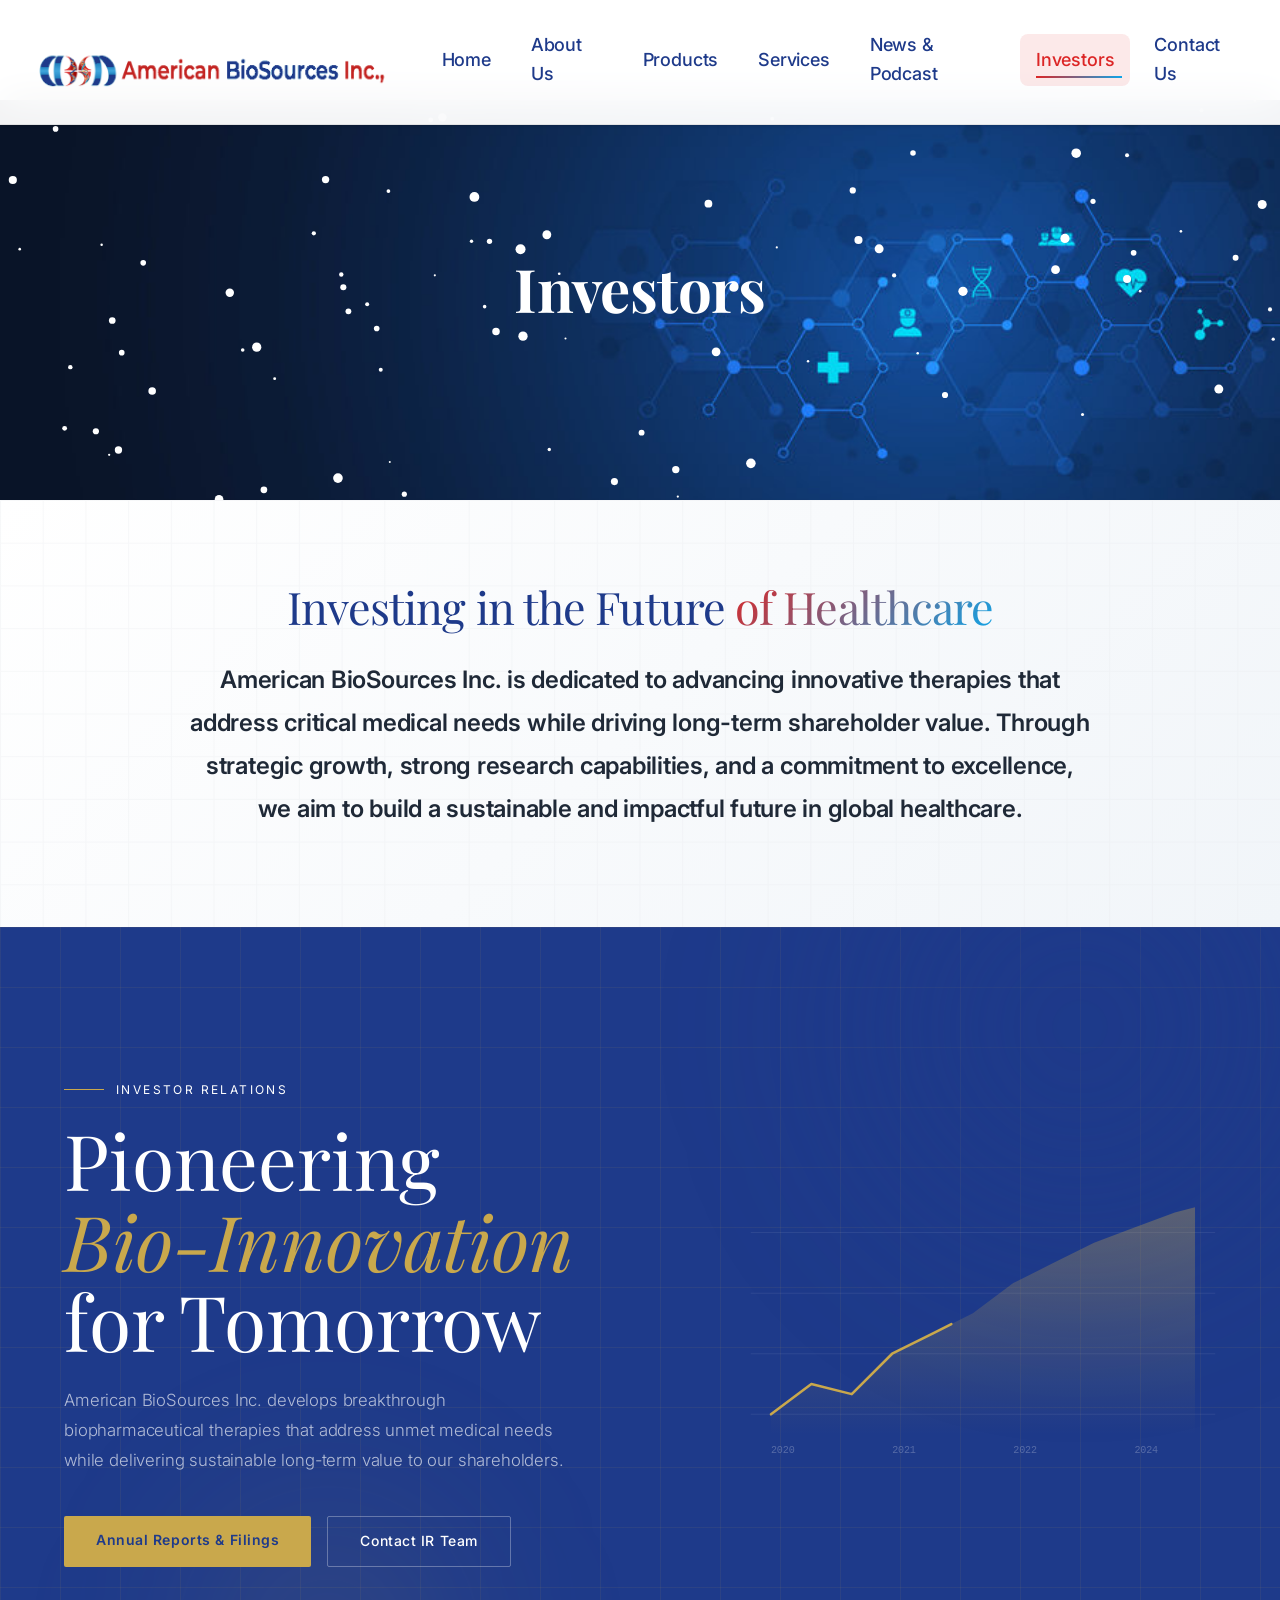
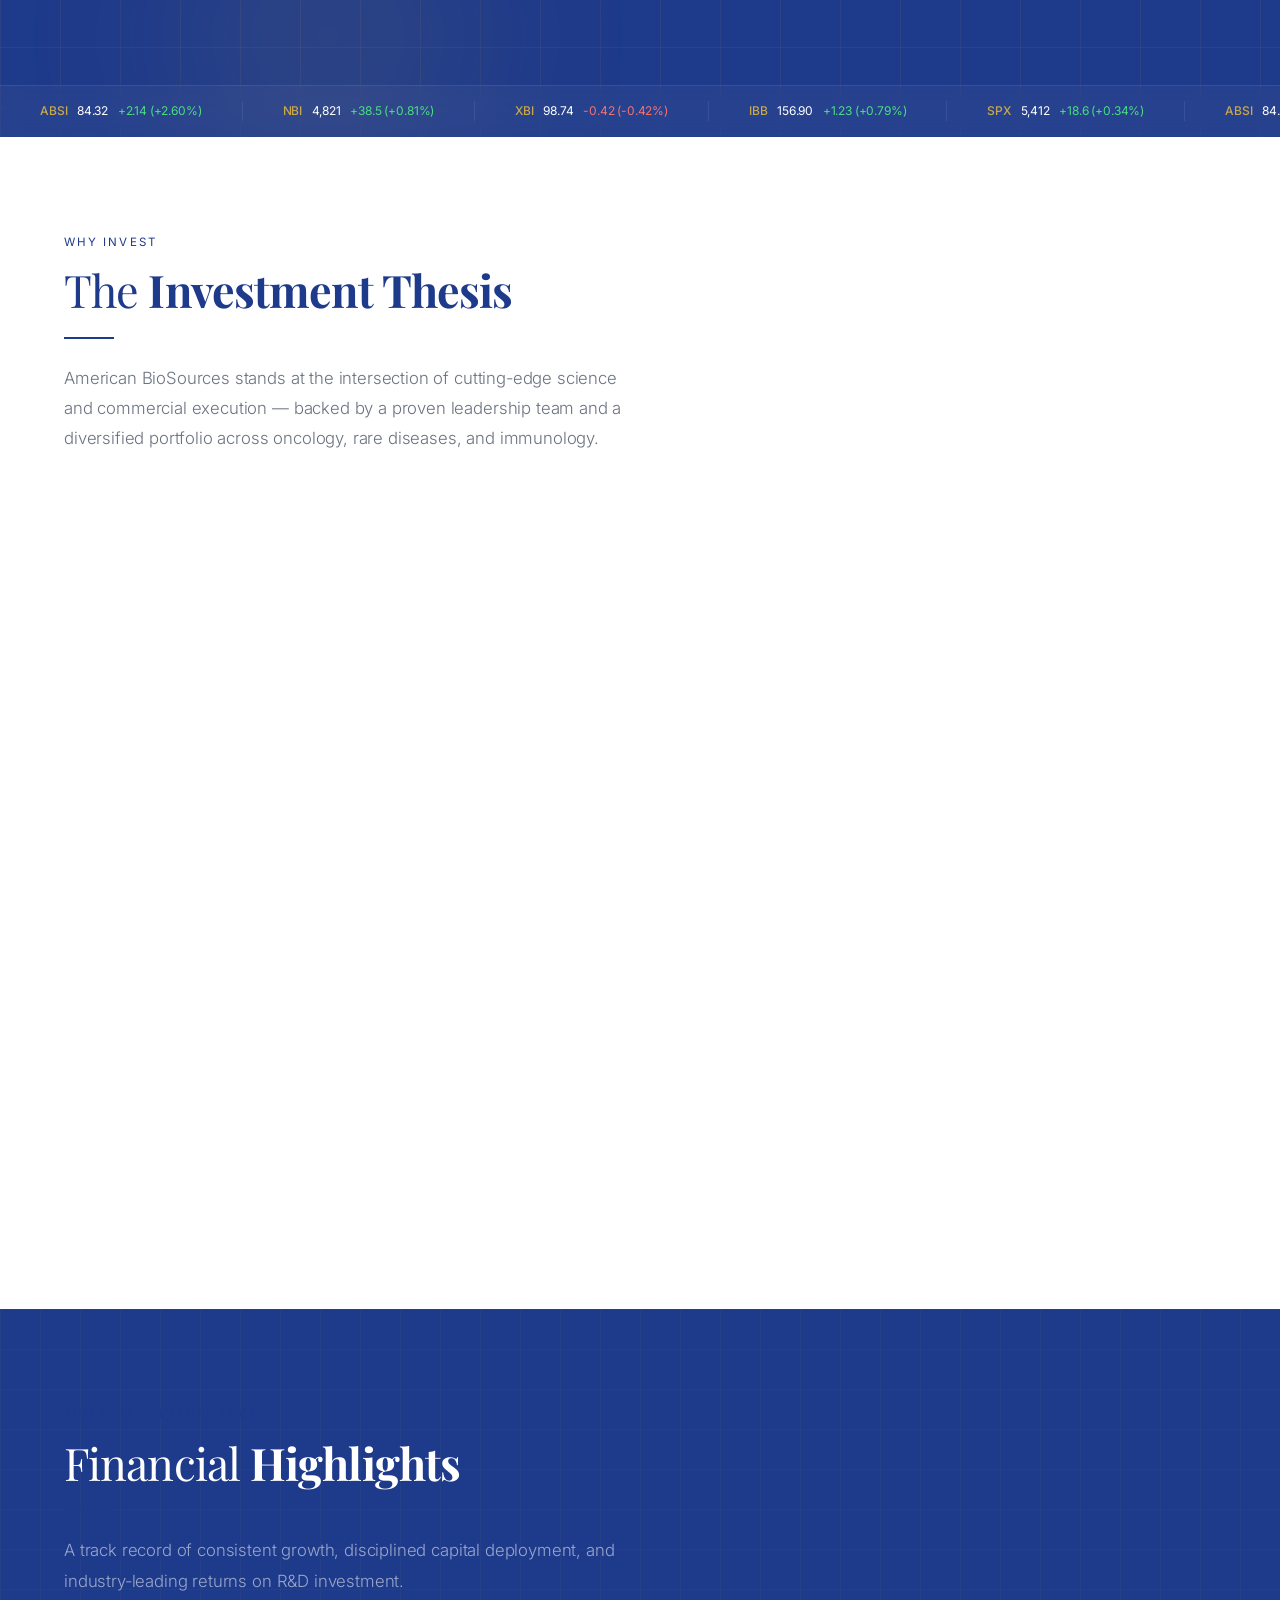
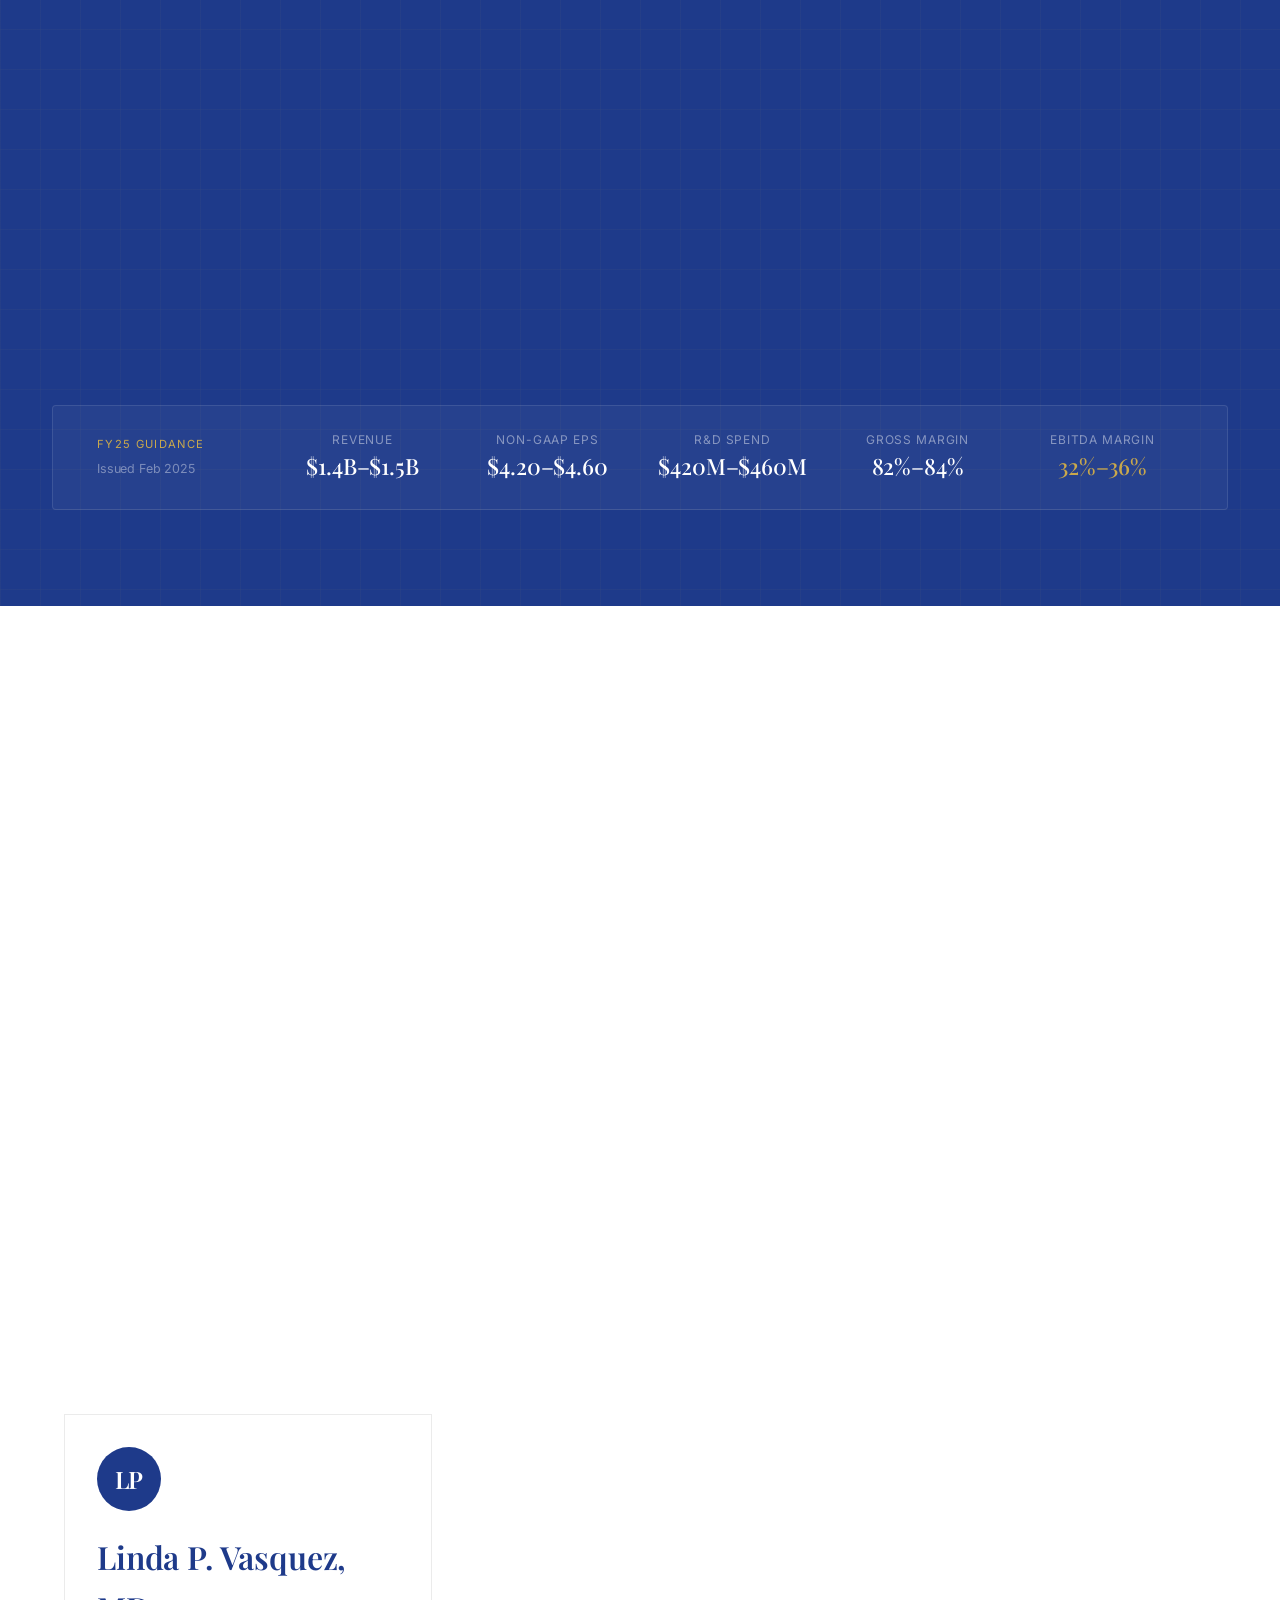
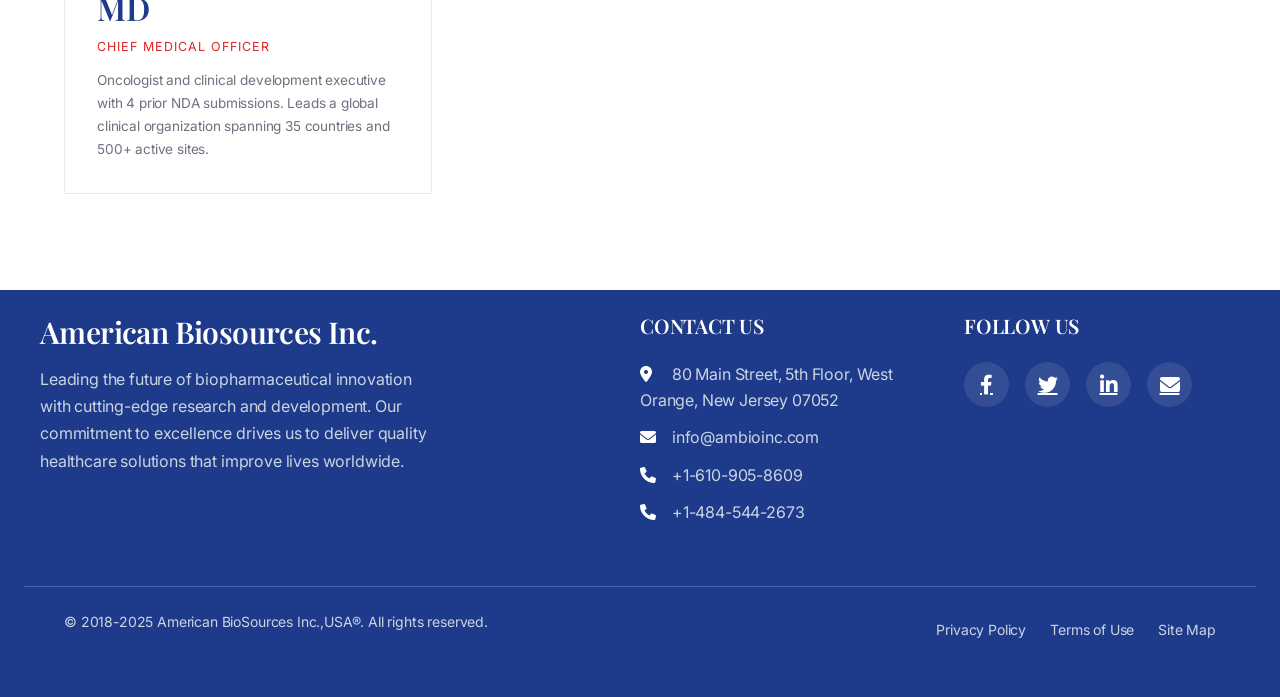
<file: investors.html>
<!DOCTYPE html>
<html lang="en">
<head>
  <meta charset="UTF-8">
  <meta name="viewport" content="width=device-width, initial-scale=1.0">
  <title>American Biosources Inc. - Investors</title>

  <!-- Google Fonts -->
  <link href="https://fonts.googleapis.com/css2?family=Inter:wght@300;400;500;600;700&family=Playfair+Display:wght@400;500;600;700&display=swap" rel="stylesheet">

  <!-- Bootstrap (ONLY ONCE) -->
  <link href="https://cdn.jsdelivr.net/npm/bootstrap@5.3.3/dist/css/bootstrap.min.css" rel="stylesheet">

  <!-- Icons -->
  <link href="https://cdn.jsdelivr.net/npm/bootstrap-icons@1.11.3/font/bootstrap-icons.min.css" rel="stylesheet">
  <link href="https://cdnjs.cloudflare.com/ajax/libs/font-awesome/6.0.0/css/all.min.css" rel="stylesheet">

  <!-- Your CSS -->
  <link rel="stylesheet" href="./styles/style.css">
  <link rel="stylesheet" href="./styles/investors.css">
</head>
<body>    
    
    <!-- NavBar Section Start -->
    <nav class="navbar" id="navbar">
        <div class="nav-container">
            <div class="logo">
                <a href="index.html">
                    <img src="./assets/images/logo.png" alt="American Biosources Inc. Logo">
                </a>
            </div>

            <ul class="nav-menu" id="navigation">
                <li class="nav-item"><a href="./index.html" class="nav-link">Home</a></li>
                <li class="nav-item"><a href="./about-us.html" class="nav-link">About Us</a></li>
                <li class="nav-item"><a href="./products.html" class="nav-link">Products</a></li>
                <li class="nav-item"><a href="./services.html" class="nav-link">Services</a></li>
                <li class="nav-item"><a href="./news-podcast.html" class="nav-link">News & Podcast</a></li>
                <li class="nav-item"><a href="./investors.html" class="nav-link active">Investors</a></li>
                <li class="nav-item"><a href="./contact-us.html" class="nav-link">Contact Us</a></li>
            </ul>

            <div class="nav-toggle" id="mobileToggle">
                <span></span>
                <span></span>
                <span></span>
            </div>
        </div>
    </nav>
    <!-- NavBar Section End -->

    <!-- Banner Container Section Start -->
    <header class="biopharma-banner" data-bg="./assets/banners/home.jpg" style="background-repeat: no-repeat; background-size: cover; background-position: center;">
        <div class="banner-content">
            <div class="headline">
                <h1>Investors</h1>
            </div>
        </div>
        <canvas id="dna-animation"></canvas>
    </header>
    <!-- Banner Container Section End -->

    <!-- About the page Section Start -->
    <section class="page-intro">
        <div class="container">
            <div class="intro-content">
                <h2 class="section-title">Investing in the Future <span class="gradient-text">of Healthcare</span></h2>
                <p class="intro-description">
                    American BioSources Inc. is dedicated to advancing innovative therapies that address critical medical needs while driving long-term shareholder value. Through strategic growth, strong research capabilities, and a commitment to excellence, we aim to build a sustainable and impactful future in global healthcare.
                </p>
            </div>
        </div>
    </section>
    <!-- About the page Section End -->
   
<!-- ═══════════════════════════════════════════════════════════════
     HERO
════════════════════════════════════════════════════════════════ -->
<section class="inv-hero">
  <div class="hero-orb hero-orb-1"></div>
  <div class="hero-orb hero-orb-2"></div>

  <div class="container inv-hero-content py-5" style="padding-bottom: 4rem!important;">
    <div class="row align-items-center">
      <div class="col-lg-7">
        <div class="hero-eyebrow">Investor Relations</div>
        <h1 class="hero-headline">
          Pioneering<br><em>Bio‑Innovation</em><br>for Tomorrow
        </h1>
        <p class="hero-sub">
          American BioSources Inc. develops breakthrough biopharmaceutical therapies that address unmet medical needs while delivering sustainable long-term value to our shareholders.
        </p>
        <div class="hero-cta-group">
          <a href="#reports" class="btn-gold">Annual Reports &amp; Filings</a>
          <a href="#contact" class="btn-outline-gold">Contact IR Team</a>
        </div>
      </div>
      <div class="col-lg-5 d-none d-lg-block text-end">
        <!-- Decorative stock visual -->
        <div style="position:relative; width:100%; padding-top:65%;">
          <svg viewBox="0 0 460 300" style="position:absolute;inset:0;width:100%;height:100%;" xmlns="http://www.w3.org/2000/svg">
            <defs>
              <linearGradient id="lineGrad" x1="0" y1="0" x2="0" y2="1">
                <stop offset="0%" stop-color="#c9a84c" stop-opacity=".35"/>
                <stop offset="100%" stop-color="#c9a84c" stop-opacity="0"/>
              </linearGradient>
            </defs>
            <!-- Grid lines -->
            <line x1="0" y1="60"  x2="460" y2="60"  stroke="rgba(255,255,255,.07)" stroke-width="1"/>
            <line x1="0" y1="120" x2="460" y2="120" stroke="rgba(255,255,255,.07)" stroke-width="1"/>
            <line x1="0" y1="180" x2="460" y2="180" stroke="rgba(255,255,255,.07)" stroke-width="1"/>
            <line x1="0" y1="240" x2="460" y2="240" stroke="rgba(255,255,255,.07)" stroke-width="1"/>
            <!-- Fill area -->
            <path d="M20,240 L60,210 L100,220 L140,180 L180,160 L220,140 L260,110 L300,90 L340,70 L380,55 L420,40 L440,35 L440,260 L20,260 Z" fill="url(#lineGrad)"/>
            <!-- Line -->
            <path d="M20,240 L60,210 L100,220 L140,180 L180,160 L220,140 L260,110 L300,90 L340,70 L380,55 L420,40 L440,35" fill="none" stroke="#c9a84c" stroke-width="2.5" stroke-linecap="round" stroke-linejoin="round">
              <animate attributeName="stroke-dashoffset" from="1000" to="0" dur="2.5s" fill="freeze" begin="0.3s"/>
              <animate attributeName="stroke-dasharray" from="0,1000" to="1000,0" dur="2.5s" fill="freeze" begin="0.3s"/>
            </path>
            <!-- Dot at end -->
            <circle cx="440" cy="35" r="5" fill="#c9a84c" opacity="0">
              <animate attributeName="opacity" from="0" to="1" dur=".3s" fill="freeze" begin="2.5s"/>
            </circle>
            <circle cx="440" cy="35" r="10" fill="none" stroke="#c9a84c" stroke-width="1.5" opacity="0">
              <animate attributeName="opacity" from="0" to="0.5" dur=".3s" fill="freeze" begin="2.5s"/>
              <animate attributeName="r" from="5" to="18" dur="1.5s" fill="freeze" begin="2.5s"/>
              <animate attributeName="opacity" from="0.5" to="0" dur="1.5s" fill="freeze" begin="2.5s"/>
            </circle>
            <!-- Year labels -->
            <text x="20" y="278" fill="rgba(255,255,255,.25)" font-size="10" font-family="DM Mono,monospace">2020</text>
            <text x="140" y="278" fill="rgba(255,255,255,.25)" font-size="10" font-family="DM Mono,monospace">2021</text>
            <text x="260" y="278" fill="rgba(255,255,255,.25)" font-size="10" font-family="DM Mono,monospace">2022</text>
            <text x="380" y="278" fill="rgba(255,255,255,.25)" font-size="10" font-family="DM Mono,monospace">2024</text>
          </svg>
        </div>
      </div>
    </div>
  </div>

  <!-- Ticker -->
  <div class="stock-ticker">
    <div class="ticker-track" id="tickerTrack">
      <!-- Items duplicated in JS -->
    </div>
  </div>
</section>

<!-- ═══════════════════════════════════════════════════════════════
     INVESTMENT THESIS
════════════════════════════════════════════════════════════════ -->
<section class="thesis-section" id="thesis">
  <div class="container">
    <div class="row mb-5">
      <div class="col-lg-6 fade-up">
        <div class="section-tag">Why Invest</div>
        <h2 class="section-title">The <strong>Investment Thesis</strong></h2>
        <div class="divider-gold"></div>
        <p class="section-lead">
          American BioSources stands at the intersection of cutting-edge science and commercial execution — backed by a proven leadership team and a diversified portfolio across oncology, rare diseases, and immunology.
        </p>
      </div>
    </div>
    <div class="row g-4">
      <div class="col-md-6 col-lg-4 fade-up delay-1">
        <div class="thesis-pillar h-100">
          <div class="pillar-icon"><i class="bi bi-activity"></i></div>
          <div class="pillar-title">First-in-Class Pipeline</div>
          <p class="pillar-body">Proprietary molecular scaffolds target high-value indications with limited competition, offering multiple shots on goal across 18+ active programs from discovery through Phase III.</p>
        </div>
      </div>
      <div class="col-md-6 col-lg-4 fade-up delay-2">
        <div class="thesis-pillar h-100">
          <div class="pillar-icon"><i class="bi bi-shield-check"></i></div>
          <div class="pillar-title">Deep IP Moat</div>
          <p class="pillar-body">Over 200 granted patents and a robust prosecution strategy ensure 12–15 year exclusivity windows on our core programs, protecting long-term revenue streams.</p>
        </div>
      </div>
      <div class="col-md-6 col-lg-4 fade-up delay-3">
        <div class="thesis-pillar h-100">
          <div class="pillar-icon"><i class="bi bi-graph-up-arrow"></i></div>
          <div class="pillar-title">Accelerating Revenue</div>
          <p class="pillar-body">Two commercial-stage products generating &gt;$900M in annual net revenue, with CAGR guidance of 55–65% through 2027 driven by label expansions and new launches.</p>
        </div>
      </div>
      <div class="col-md-6 col-lg-4 fade-up delay-1">
        <div class="thesis-pillar h-100">
          <div class="pillar-icon"><i class="bi bi-globe-americas"></i></div>
          <div class="pillar-title">Global Commercial Reach</div>
          <p class="pillar-body">Commercial partnerships spanning 40+ countries, with a fully-owned US sales force of 1,200 representatives and co-promotion agreements across Europe and Asia-Pacific.</p>
        </div>
      </div>
      <div class="col-md-6 col-lg-4 fade-up delay-2">
        <div class="thesis-pillar h-100">
          <div class="pillar-icon"><i class="bi bi-bank"></i></div>
          <div class="pillar-title">Fortress Balance Sheet</div>
          <p class="pillar-body">$1.8B in cash and equivalents, zero debt, and disciplined capital allocation policy — providing the financial flexibility to fund organic growth and strategic acquisitions.</p>
        </div>
      </div>
      <div class="col-md-6 col-lg-4 fade-up delay-3">
        <div class="thesis-pillar h-100">
          <div class="pillar-icon"><i class="bi bi-person-badge"></i></div>
          <div class="pillar-title">Experienced Leadership</div>
          <p class="pillar-body">Management team with combined 150+ years in biopharma, responsible for 7 prior FDA approvals and more than $12B in value creation across prior companies.</p>
        </div>
      </div>
    </div>
  </div>
</section>

<!-- ═══════════════════════════════════════════════════════════════
     FINANCIAL HIGHLIGHTS
════════════════════════════════════════════════════════════════ -->
<section class="financials-section" id="financials">
  <div class="container" style="position:relative;z-index:2;">
    <div class="row mb-5">
      <div class="col-lg-6 fade-up">
        <div class="section-tag">Financial Performance</div>
        <h2 class="section-title">Financial <strong>Highlights</strong></h2>
        <div class="divider-gold"></div>
        <p class="section-lead">A track record of consistent growth, disciplined capital deployment, and industry-leading returns on R&amp;D investment.</p>
      </div>
    </div>
    <div class="row g-4 mb-5">
      <div class="col-6 col-md-3 fade-up delay-1">
        <div class="fin-card">
          <div class="fin-card-label">Net Revenue (FY24)</div>
          <div class="fin-card-value">$942M</div>
          <div class="fin-card-change pos"><i class="bi bi-arrow-up-short"></i> +62%</div>
          <div class="mini-chart">
            <div class="chart-bar-wrap">
              <div class="chart-bar" style="height:22%"></div>
              <div class="chart-bar" style="height:38%"></div>
              <div class="chart-bar" style="height:52%"></div>
              <div class="chart-bar" style="height:68%"></div>
              <div class="chart-bar active" style="height:100%"></div>
            </div>
            <div class="chart-years">
              <span class="chart-year">20</span>
              <span class="chart-year">21</span>
              <span class="chart-year">22</span>
              <span class="chart-year">23</span>
              <span class="chart-year">24</span>
            </div>
          </div>
        </div>
      </div>
      <div class="col-6 col-md-3 fade-up delay-2">
        <div class="fin-card">
          <div class="fin-card-label">Gross Margin</div>
          <div class="fin-card-value">81.4%</div>
          <div class="fin-card-change pos"><i class="bi bi-arrow-up-short"></i> +3.2pp</div>
          <div class="mini-chart">
            <div class="chart-bar-wrap">
              <div class="chart-bar" style="height:65%"></div>
              <div class="chart-bar" style="height:70%"></div>
              <div class="chart-bar" style="height:74%"></div>
              <div class="chart-bar" style="height:78%"></div>
              <div class="chart-bar active" style="height:100%"></div>
            </div>
            <div class="chart-years">
              <span class="chart-year">20</span>
              <span class="chart-year">21</span>
              <span class="chart-year">22</span>
              <span class="chart-year">23</span>
              <span class="chart-year">24</span>
            </div>
          </div>
        </div>
      </div>
      <div class="col-6 col-md-3 fade-up delay-3">
        <div class="fin-card">
          <div class="fin-card-label">R&amp;D Spend</div>
          <div class="fin-card-value">$340M</div>
          <div class="fin-card-change pos"><i class="bi bi-arrow-up-short"></i> +28%</div>
          <div class="mini-chart">
            <div class="chart-bar-wrap">
              <div class="chart-bar" style="height:35%"></div>
              <div class="chart-bar" style="height:48%"></div>
              <div class="chart-bar" style="height:63%"></div>
              <div class="chart-bar" style="height:78%"></div>
              <div class="chart-bar active" style="height:100%"></div>
            </div>
            <div class="chart-years">
              <span class="chart-year">20</span>
              <span class="chart-year">21</span>
              <span class="chart-year">22</span>
              <span class="chart-year">23</span>
              <span class="chart-year">24</span>
            </div>
          </div>
        </div>
      </div>
      <div class="col-6 col-md-3 fade-up delay-4">
        <div class="fin-card">
          <div class="fin-card-label">Cash Position</div>
          <div class="fin-card-value">$1.8B</div>
          <div class="fin-card-change pos"><i class="bi bi-arrow-up-short"></i> +$420M</div>
          <div class="mini-chart">
            <div class="chart-bar-wrap">
              <div class="chart-bar" style="height:30%"></div>
              <div class="chart-bar" style="height:42%"></div>
              <div class="chart-bar" style="height:58%"></div>
              <div class="chart-bar" style="height:72%"></div>
              <div class="chart-bar active" style="height:100%"></div>
            </div>
            <div class="chart-years">
              <span class="chart-year">20</span>
              <span class="chart-year">21</span>
              <span class="chart-year">22</span>
              <span class="chart-year">23</span>
              <span class="chart-year">24</span>
            </div>
          </div>
        </div>
      </div>
    </div>

    <!-- Guidance strip -->
    <div class="row fade-up" style="border:1px solid rgba(255,255,255,.1); border-radius:4px; padding:1.5rem 2rem; background:rgba(255,255,255,.04);">
      <div class="col-md-2 d-flex align-items-center mb-3 mb-md-0">
        <div>
          <div style="font-family:var(--font-mono);font-size:.7rem;letter-spacing:.12em;text-transform:uppercase;color:var(--gold);margin-bottom:.3rem;">FY25 Guidance</div>
          <div style="color:rgba(255,255,255,.4);font-size:.78rem;">Issued Feb 2025</div>
        </div>
      </div>
      <div class="col-md-2 text-center mb-3 mb-md-0">
        <div style="color:rgba(255,255,255,.45);font-size:.75rem;text-transform:uppercase;letter-spacing:.07em;">Revenue</div>
        <div style="color:#fff;font-family:var(--font-heading);font-size:1.4rem;font-weight:500;">$1.4B–$1.5B</div>
      </div>
      <div class="col-md-2 text-center mb-3 mb-md-0">
        <div style="color:rgba(255,255,255,.45);font-size:.75rem;text-transform:uppercase;letter-spacing:.07em;">Non-GAAP EPS</div>
        <div style="color:#fff;font-family:var(--font-heading);font-size:1.4rem;font-weight:500;">$4.20–$4.60</div>
      </div>
      <div class="col-md-2 text-center mb-3 mb-md-0">
        <div style="color:rgba(255,255,255,.45);font-size:.75rem;text-transform:uppercase;letter-spacing:.07em;">R&amp;D Spend</div>
        <div style="color:#fff;font-family:var(--font-heading);font-size:1.4rem;font-weight:500;">$420M–$460M</div>
      </div>
      <div class="col-md-2 text-center mb-3 mb-md-0">
        <div style="color:rgba(255,255,255,.45);font-size:.75rem;text-transform:uppercase;letter-spacing:.07em;">Gross Margin</div>
        <div style="color:#fff;font-family:var(--font-heading);font-size:1.4rem;font-weight:500;">82%–84%</div>
      </div>
      <div class="col-md-2 text-center">
        <div style="color:rgba(255,255,255,.45);font-size:.75rem;text-transform:uppercase;letter-spacing:.07em;">EBITDA Margin</div>
        <div style="color:var(--gold);font-family:var(--font-heading);font-size:1.4rem;font-weight:500;">32%–36%</div>
      </div>
    </div>
  </div>
</section>


<!-- ═══════════════════════════════════════════════════════════════
     LEADERSHIP
════════════════════════════════════════════════════════════════ -->
<section class="leadership-section" id="leadership">
  <div class="container">
    <div class="row mb-5">
      <div class="col-lg-5 fade-up">
        <div class="section-tag">Management Team</div>
        <h2 class="section-title">Leadership &amp; <strong>Governance</strong></h2>
        <div class="divider-gold"></div>
        <p class="section-lead">Experienced executives with a proven track record of building and commercializing transformative therapies.</p>
      </div>
    </div>
    <div class="row g-4">
      <div class="col-md-6 col-lg-4 fade-up delay-1">
        <div class="leader-card">
          <div class="leader-avatar">JM</div>
          <div class="leader-name">Jonathan M. Hartwell</div>
          <div class="leader-role">Chief Executive Officer</div>
          <div class="leader-bio">30+ years in biopharma leadership. Previously CEO at Vertex Therapeutics and EVP at Gilead Sciences. Led 3 FDA approvals and $8B+ in M&amp;A transactions.</div>
        </div>
      </div>
      <div class="col-md-6 col-lg-4 fade-up delay-2">
        <div class="leader-card">
          <div class="leader-avatar">SR</div>
          <div class="leader-name">Sarah K. Reinholt, PhD</div>
          <div class="leader-role">Chief Scientific Officer</div>
          <div class="leader-bio">Pioneering structural biologist specializing in targeted protein degradation. Author of 120+ peer-reviewed publications; inventor on 80+ granted patents.</div>
        </div>
      </div>
      <div class="col-md-6 col-lg-4 fade-up delay-3">
        <div class="leader-card">
          <div class="leader-avatar">DC</div>
          <div class="leader-name">David A. Chen, CPA</div>
          <div class="leader-role">Chief Financial Officer</div>
          <div class="leader-bio">Former Goldman Sachs Managing Director, Healthcare Investment Banking. Structured $15B+ in equity and debt financings across 20+ biopharma companies.</div>
        </div>
      </div>
      <div class="col-md-6 col-lg-4 fade-up delay-1">
        <div class="leader-card">
          <div class="leader-avatar">LP</div>
          <div class="leader-name">Linda P. Vasquez, MD</div>
          <div class="leader-role">Chief Medical Officer</div>
          <div class="leader-bio">Oncologist and clinical development executive with 4 prior NDA submissions. Leads a global clinical organization spanning 35 countries and 500+ active sites.</div>
        </div>
      </div>
      <div class="col-md-6 col-lg-4 fade-up delay-2">
        <div class="leader-card">
          <div class="leader-avatar">MO</div>
          <div class="leader-name">Michael J. O'Brien</div>
          <div class="leader-role">Chief Commercial Officer</div>
          <div class="leader-bio">20+ years in specialty and rare disease commercialization. Drove 3 successful product launches generating >$500M peak annual revenues at prior roles.</div>
        </div>
      </div>
      <div class="col-md-6 col-lg-4 fade-up delay-3">
        <div class="leader-card">
          <div class="leader-avatar">AT</div>
          <div class="leader-name">Ananya T. Krishnan, JD</div>
          <div class="leader-role">General Counsel &amp; Corp. Secretary</div>
          <div class="leader-bio">Expert in pharmaceutical regulatory law, M&amp;A, and corporate governance. Previously partner at Skadden Arps; member of ABI Board of Directors.</div>
        </div>
      </div>
    </div>
  </div>
</section>

    <!-- Footer Section Start -->
    <footer class="footer">
        <div class="footer-top">
            <div class="footer-left">
                <h2 class="brand">American Biosources Inc.</h2>
                <p>Leading the future of biopharmaceutical innovation with cutting-edge research and development. 
                Our commitment to excellence drives us to deliver quality healthcare solutions that improve lives worldwide.
                </p>
            </div>

            <div class="footer-middle">
                <h4>CONTACT US</h4>
                <p><i class="fas fa-map-marker-alt"></i> 80 Main Street, 5th Floor, West <br> Orange, New Jersey 07052</p>
                <p><i class="fas fa-envelope"></i> info@ambioinc.com</p>
                <p><i class="fas fa-phone"></i> +1-610-905-8609</p>
                <p><i class="fas fa-phone"></i> +1-484-544-2673</p>
            </div>

            <div class="footer-right">
                <h4>FOLLOW US</h4>
                <div class="socials">
                    <a href="#" aria-label="Facebook"><i class="fab fa-facebook-f"></i></a>
                    <a href="#" aria-label="Twitter"><i class="fab fa-twitter"></i></a>
                    <a href="#" aria-label="LinkedIn"><i class="fab fa-linkedin-in"></i></a>
                    <a href="#" aria-label="Email"><i class="fa fa-envelope"></i></a>
                </div>
            </div>
        </div>

        <div class="footer-bottom">
            <div class="container">
                <div class="footer-bottom-content">
                    <div class="copyright">
                        <p>© 2018-2025 American BioSources Inc.,USA®. All rights reserved.</p>
                    </div>
                    
                    <div class="footer-bottom-links">
                        <a href="./privacy-policy.html">Privacy Policy</a>
                        <a href="./terms-conditions.html">Terms of Use</a>
                        <a href="https://www.google.com/maps/place/80+S+Main+St+5th+Floor,+City+of+Orange,+NJ+07050,+USA/@40.7687706,-74.2235939,17z/data=!3m1!4b1!4m5!3m4!1s0x89c3ab4a06547393:0xb4b11665ba4e955c!8m2!3d40.7687706!4d-74.2235939?entry=ttu&g_ep=EgoyMDI1MDgxOS4wIKXMDSoASAFQAw%3D%3D"
                            target="_blank" rel="noopener noreferrer">Site Map
                        </a>
                    </div>
                </div>
            </div>
        </div>
    </footer>
    <!-- Footer Section End -->

    <!-- Back to Top Button -->
    <button class="back-to-top" id="backToTop" aria-label="Back to top">
        <i class="fas fa-chevron-up"></i>
    </button>
   
    <!-- Script Sheet -->
    <script src="./script/main.js" defer></script>
    <script src="./script/investors.js" defer></script>

    <!-- Bootstrap JS -->
    <script src="https://cdn.jsdelivr.net/npm/bootstrap@5.3.2/dist/js/bootstrap.bundle.min.js"></script>

</body>
</html>
</file>
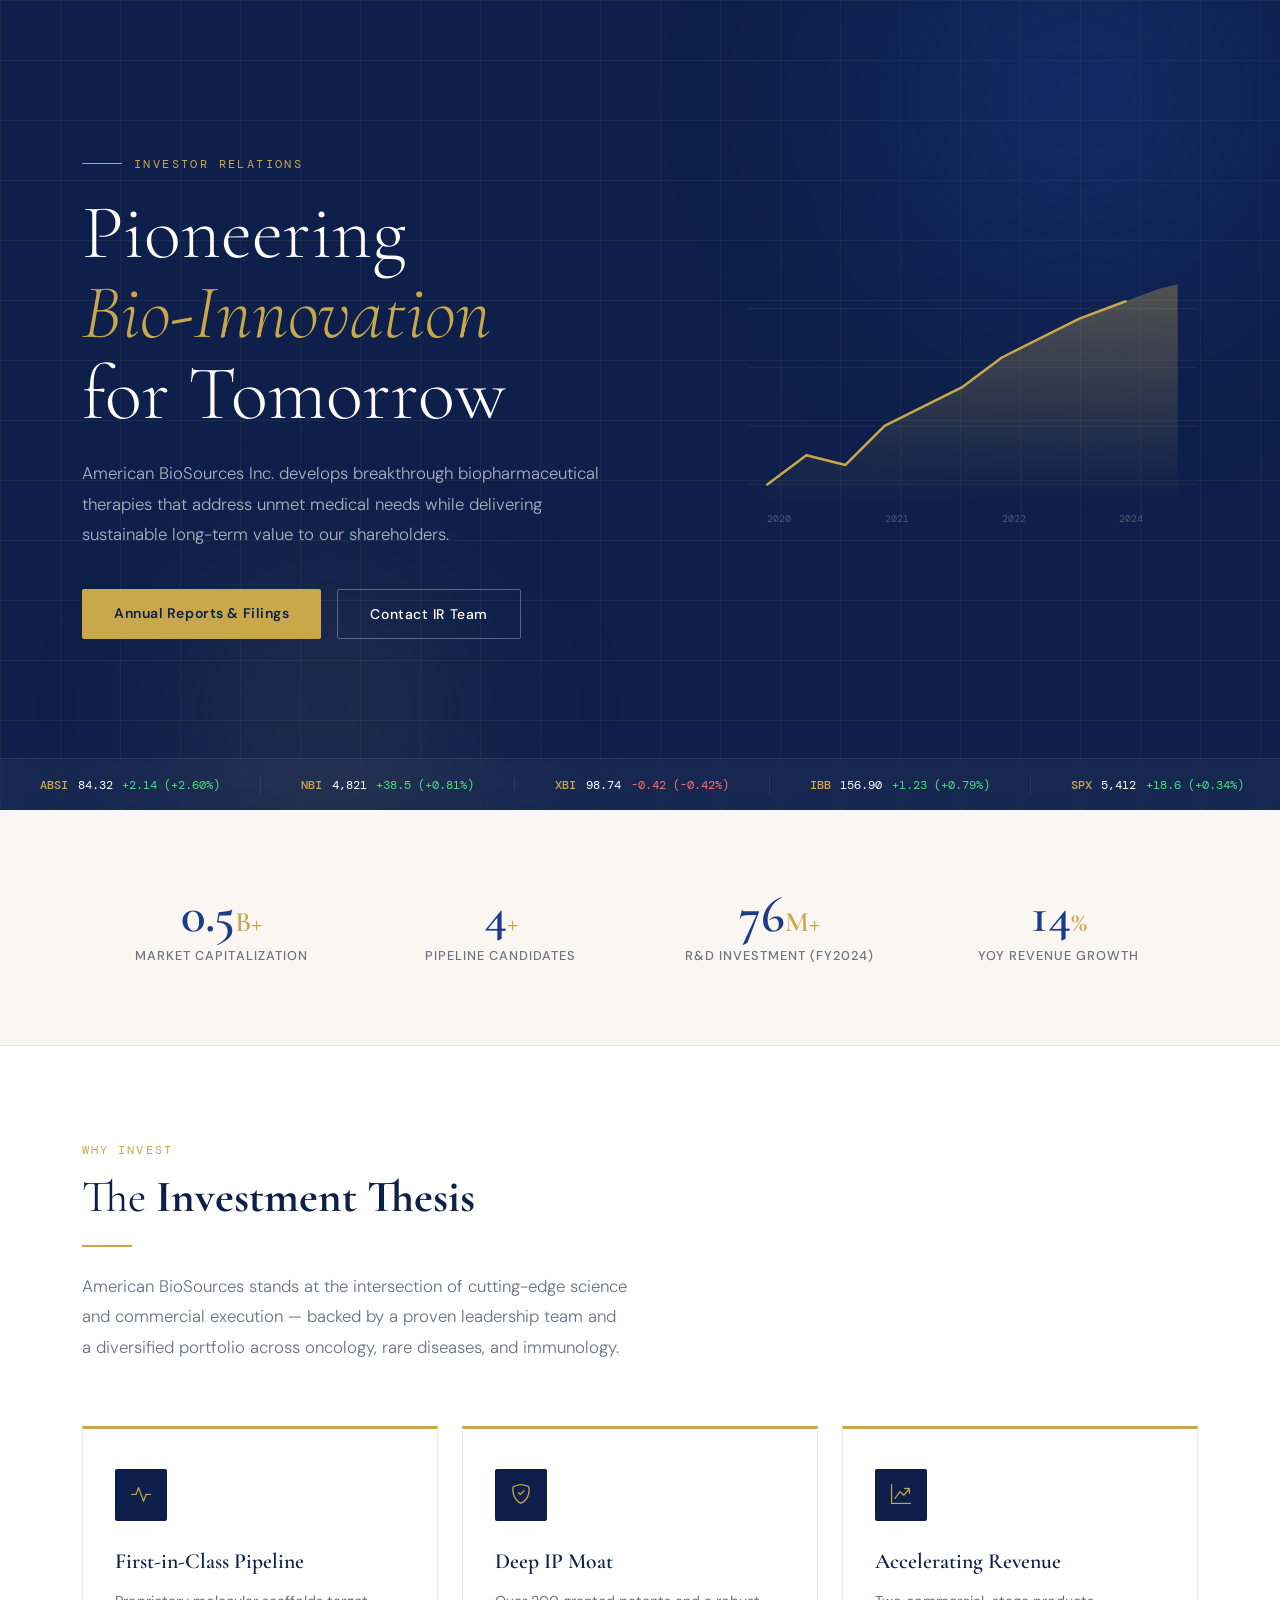
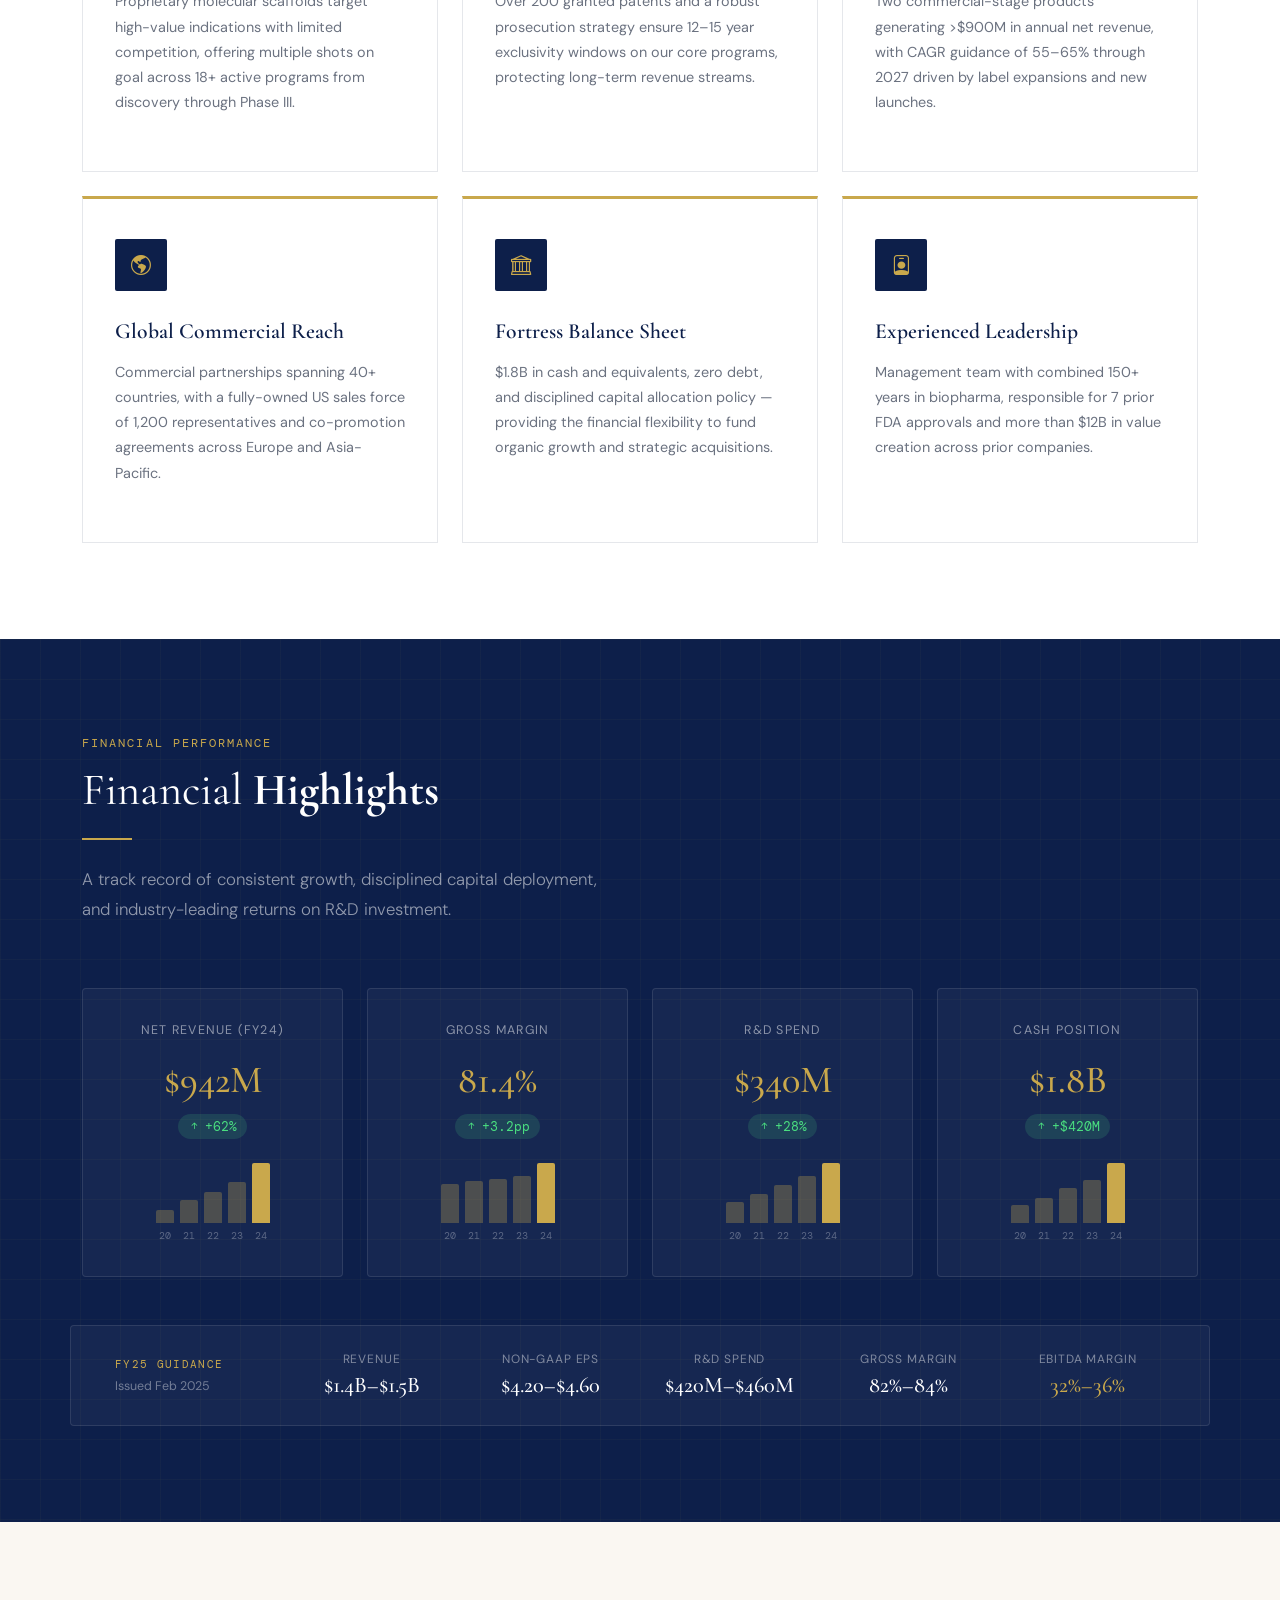
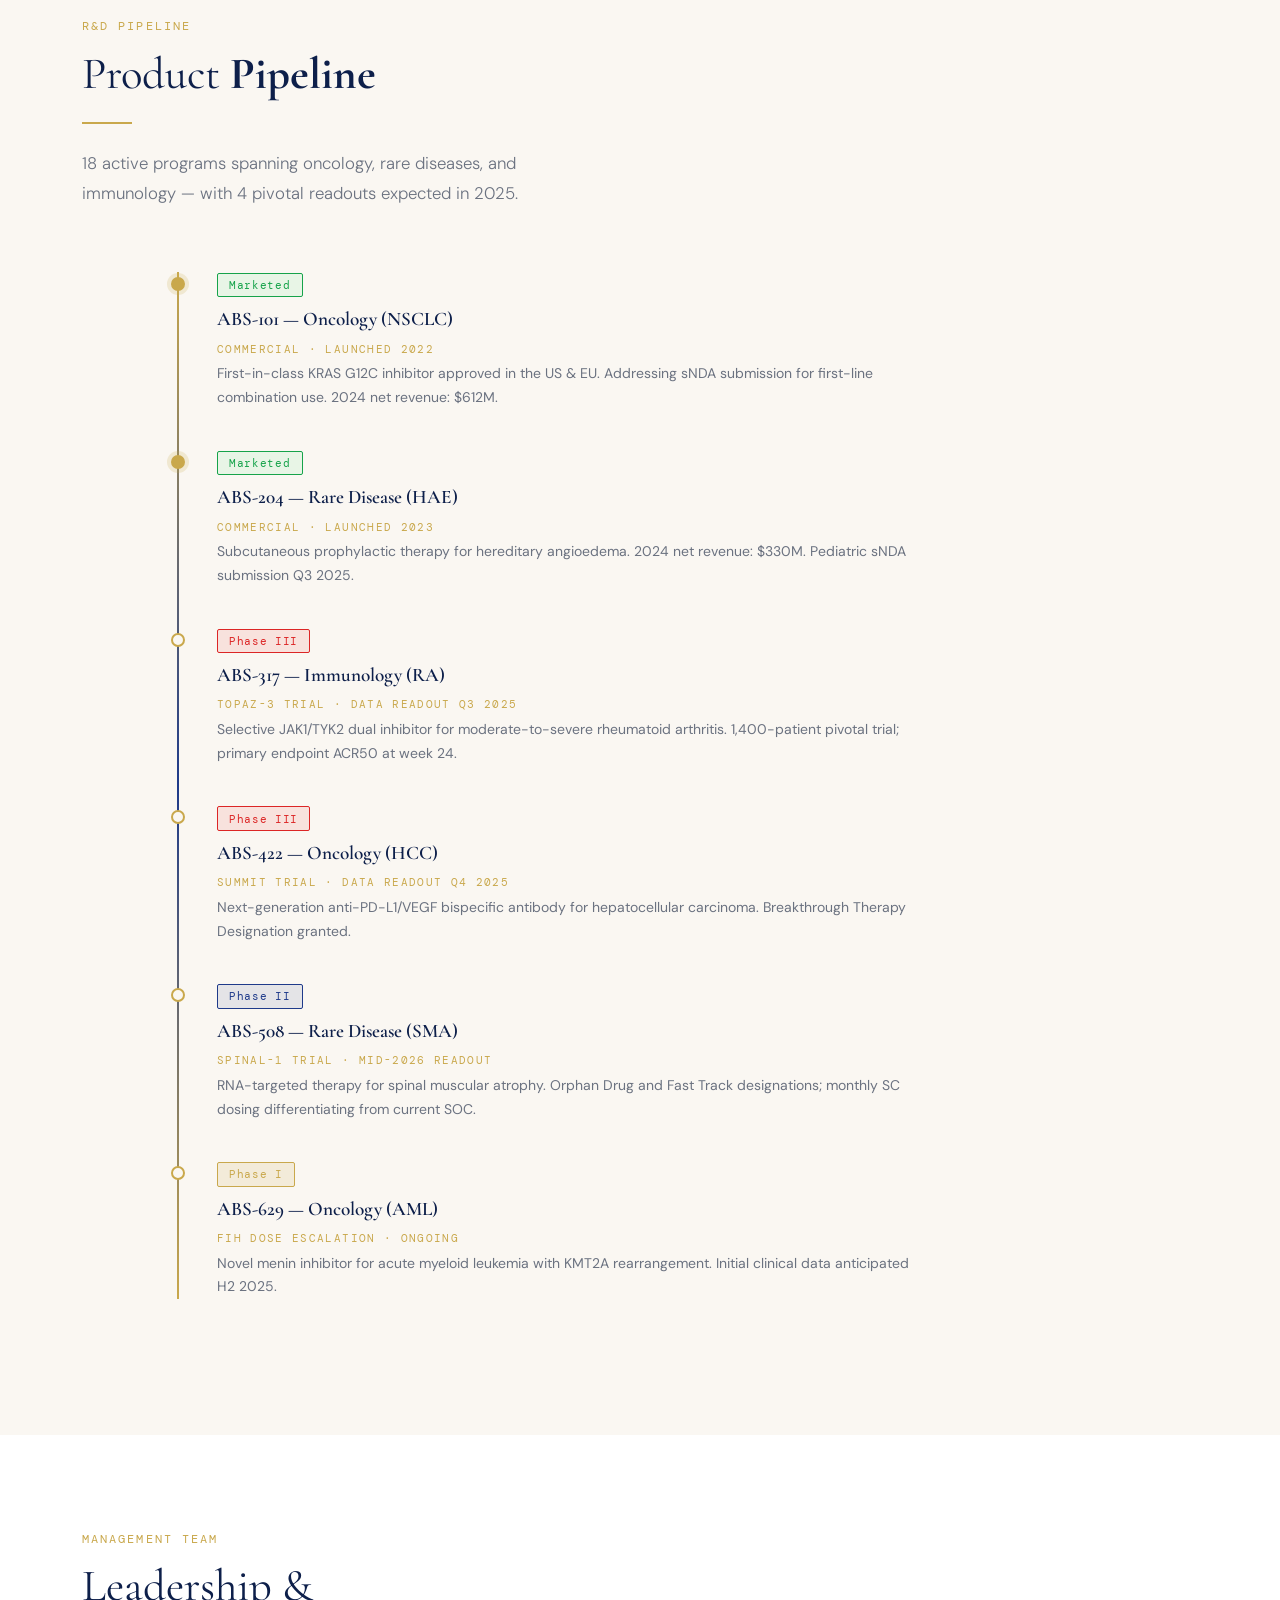
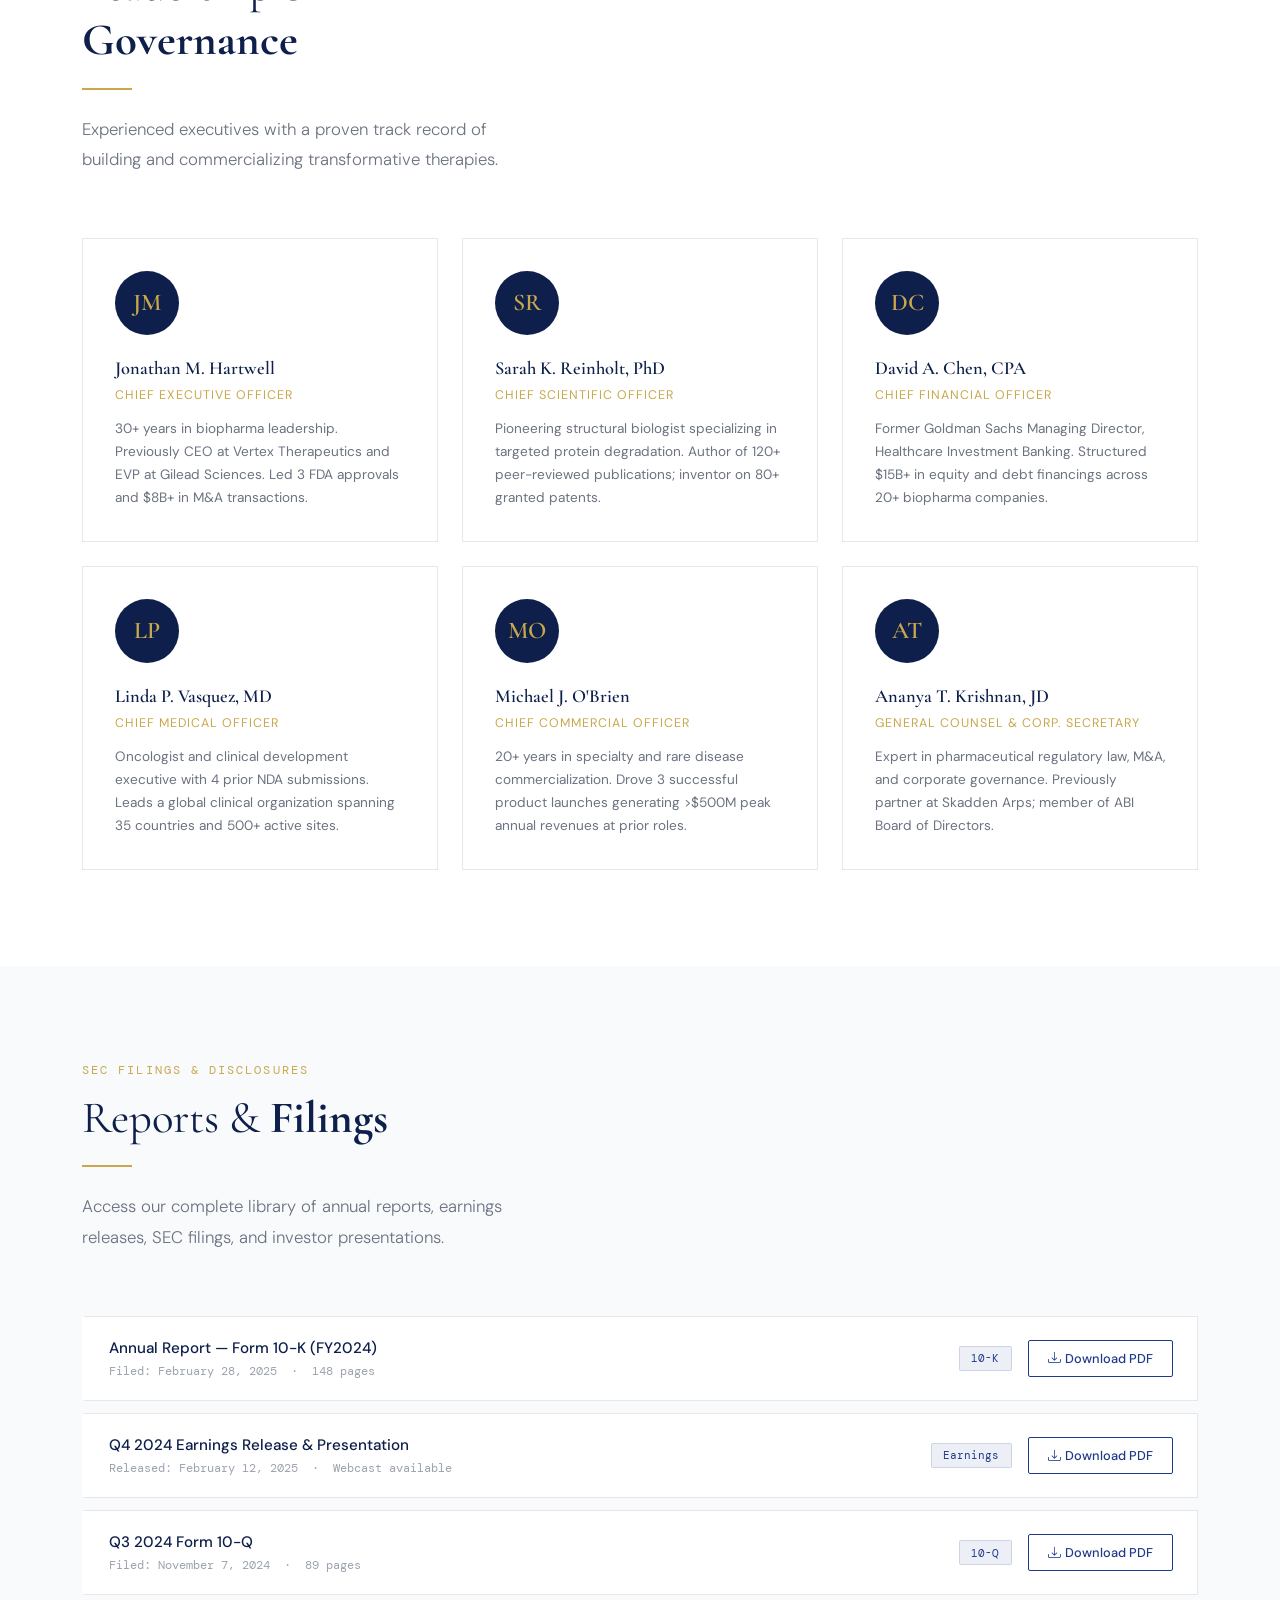
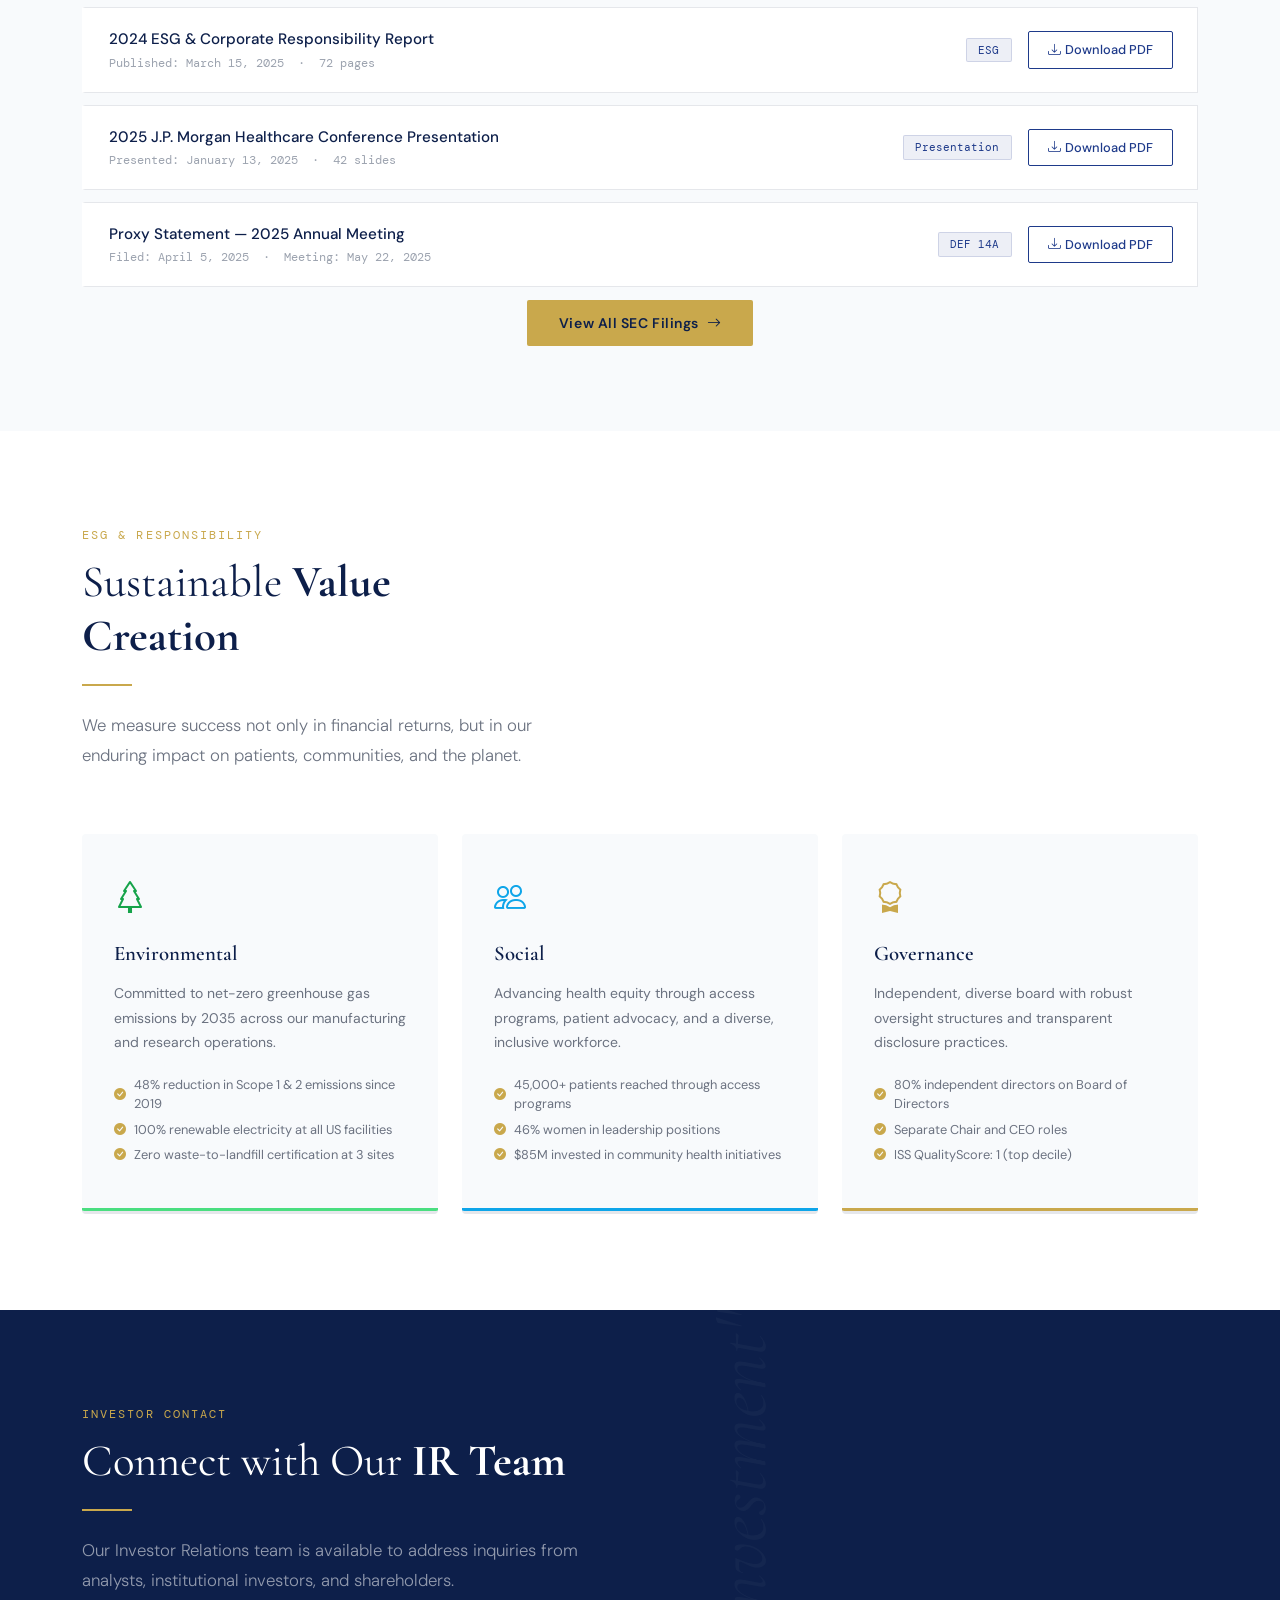
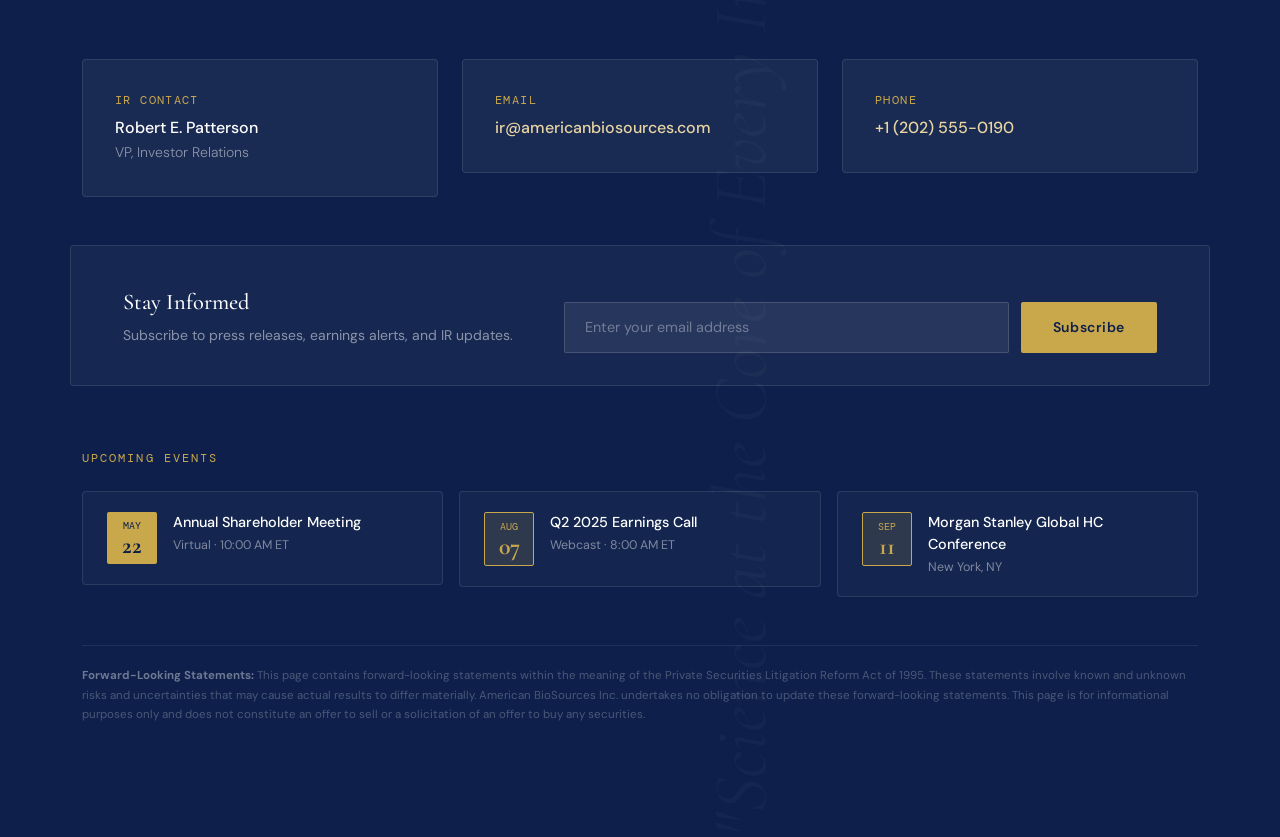
<file: test.html>
<!DOCTYPE html>
<html lang="en">
<head>
  <meta charset="UTF-8" />
  <meta name="viewport" content="width=device-width, initial-scale=1.0"/>
  <title>Investors | American BioSources Inc.</title>
  <link href="https://cdn.jsdelivr.net/npm/bootstrap@5.3.2/dist/css/bootstrap.min.css" rel="stylesheet"/>
  <link href="https://fonts.googleapis.com/css2?family=Cormorant+Garamond:wght@300;400;500;600;700&family=DM+Sans:wght@300;400;500;600&family=DM+Mono:wght@400;500&display=swap" rel="stylesheet"/>
  <link href="https://cdn.jsdelivr.net/npm/bootstrap-icons@1.11.3/font/bootstrap-icons.css" rel="stylesheet"/>

  <style>
    /* ─── Root Variables ─────────────────────────────────────────── */
    :root {
      --nav-background: #ffffff;
      --primary-color-1: #1e3a8a;
      --primary-color-1-hover: #3b5ed3;
      --primary-color-2: #dc2626;
      --primary-color-2-hover: #ef4444;
      --accent-color: #0ea5e9;
      --footer-color: #1e3a8a;
      --footer-heading-color: #ffffff;
      --footer-content-color: #cbd5e1;
      --footer-bottom-color: #334155;
      --copyright-background: #ffffff;
      --text-primary: #1f2937;
      --text-secondary: #6b7280;
      --text-light: #9ca3af;
      --bg-primary: #ffffff;
      --bg-secondary: #f8fafc;
      --border-color: #e5e7eb;
      --shadow-light: 0 1px 3px 0 rgba(0,0,0,.1),0 1px 2px 0 rgba(0,0,0,.06);
      --shadow-medium: 0 4px 6px -1px rgba(0,0,0,.1),0 2px 4px -1px rgba(0,0,0,.06);
      --shadow-large: 0 10px 15px -3px rgba(0,0,0,.1),0 4px 6px -2px rgba(0,0,0,.05);
      --font-primary: 'DM Sans', sans-serif;
      --font-heading: 'Cormorant Garamond', Georgia, serif;
      --font-mono: 'DM Mono', monospace;
      --transition-fast: 0.15s ease-in-out;
      --transition-normal: 0.3s ease-in-out;
      --transition-slow: 0.5s ease-in-out;

      /* Page-specific palette */
      --gold: #c9a84c;
      --gold-light: #e8d5a3;
      --navy-deep: #0d1f4a;
      --navy-mid: #1e3a8a;
      --red-corp: #dc2626;
      --cream: #faf7f2;
    }

    *, *::before, *::after { box-sizing: border-box; margin: 0; padding: 0; }

    html { scroll-behavior: smooth; }

    body {
      font-family: var(--font-primary);
      background: var(--bg-primary);
      color: var(--text-primary);
      overflow-x: hidden;
    }

    /* ─── HERO ───────────────────────────────────────────────────── */
    .inv-hero {
      position: relative;
      min-height: 90vh;
      display: flex;
      align-items: center;
      background: var(--navy-deep);
      overflow: hidden;
    }

    /* Animated grid background */
    .inv-hero::before {
      content: '';
      position: absolute;
      inset: 0;
      background-image:
        linear-gradient(rgba(201,168,76,.08) 1px, transparent 1px),
        linear-gradient(90deg, rgba(201,168,76,.08) 1px, transparent 1px);
      background-size: 60px 60px;
      animation: gridDrift 20s linear infinite;
    }

    @keyframes gridDrift {
      0%   { transform: translateY(0); }
      100% { transform: translateY(60px); }
    }

    /* Gradient orbs */
    .hero-orb {
      position: absolute;
      border-radius: 50%;
      filter: blur(80px);
      pointer-events: none;
    }
    .hero-orb-1 {
      width: 600px; height: 600px;
      background: radial-gradient(circle, rgba(30,58,138,.5) 0%, transparent 70%);
      top: -200px; right: -100px;
      animation: orbFloat 8s ease-in-out infinite;
    }
    .hero-orb-2 {
      width: 400px; height: 400px;
      background: radial-gradient(circle, rgba(201,168,76,.15) 0%, transparent 70%);
      bottom: -100px; left: 10%;
      animation: orbFloat 11s ease-in-out infinite reverse;
    }

    @keyframes orbFloat {
      0%,100% { transform: translateY(0) scale(1); }
      50%      { transform: translateY(-30px) scale(1.05); }
    }

    .inv-hero-content { position: relative; z-index: 2; }

    .hero-eyebrow {
      font-family: var(--font-mono);
      font-size: .75rem;
      letter-spacing: .2em;
      text-transform: uppercase;
      color: var(--gold);
      margin-bottom: 1.25rem;
      display: flex; align-items: center; gap: .75rem;
    }
    .hero-eyebrow::before {
      content: '';
      display: inline-block;
      width: 40px; height: 1px;
      background: var(--gold);
    }

    .hero-headline {
      font-family: var(--font-heading);
      font-size: clamp(2.8rem, 6vw, 5.5rem);
      font-weight: 300;
      line-height: 1.05;
      color: #fff;
      margin-bottom: 1.5rem;
    }
    .hero-headline em {
      font-style: italic;
      color: var(--gold);
    }

    .hero-sub {
      font-size: 1.05rem;
      font-weight: 300;
      color: rgba(255,255,255,.65);
      max-width: 520px;
      line-height: 1.8;
      margin-bottom: 2.5rem;
    }

    .hero-cta-group { display: flex; gap: 1rem; flex-wrap: wrap; }

    .btn-gold {
      padding: .85rem 2rem;
      background: var(--gold);
      color: var(--navy-deep);
      font-family: var(--font-primary);
      font-weight: 600;
      font-size: .875rem;
      letter-spacing: .04em;
      border: none;
      border-radius: 2px;
      cursor: pointer;
      transition: all var(--transition-normal);
      text-decoration: none;
    }
    .btn-gold:hover {
      background: #dbb95e;
      transform: translateY(-2px);
      box-shadow: 0 8px 25px rgba(201,168,76,.3);
      color: var(--navy-deep);
    }

    .btn-outline-gold {
      padding: .85rem 2rem;
      background: transparent;
      color: #fff;
      font-family: var(--font-primary);
      font-weight: 500;
      font-size: .875rem;
      letter-spacing: .04em;
      border: 1px solid rgba(255,255,255,.3);
      border-radius: 2px;
      cursor: pointer;
      transition: all var(--transition-normal);
      text-decoration: none;
    }
    .btn-outline-gold:hover {
      border-color: var(--gold);
      color: var(--gold);
      transform: translateY(-2px);
    }

    /* Hero ticker strip */
    .stock-ticker {
      position: absolute;
      bottom: 0; left: 0; right: 0;
      height: 52px;
      background: rgba(255,255,255,.04);
      backdrop-filter: blur(10px);
      border-top: 1px solid rgba(255,255,255,.08);
      display: flex; align-items: center;
      overflow: hidden;
      z-index: 3;
    }
    .ticker-track {
      display: flex; gap: 0;
      animation: tickerScroll 30s linear infinite;
      white-space: nowrap;
    }
    @keyframes tickerScroll {
      0%   { transform: translateX(0); }
      100% { transform: translateX(-50%); }
    }
    .ticker-item {
      display: inline-flex; align-items: center; gap: .6rem;
      padding: 0 2.5rem;
      font-family: var(--font-mono);
      font-size: .75rem;
      color: rgba(255,255,255,.5);
      border-right: 1px solid rgba(255,255,255,.08);
    }
    .ticker-item .sym { color: var(--gold); font-weight: 500; }
    .ticker-item .up   { color: #4ade80; }
    .ticker-item .down { color: #f87171; }

    /* ─── STATS BAND ─────────────────────────────────────────────── */
    .stats-band {
      background: var(--cream);
      border-bottom: 1px solid var(--border-color);
      padding: 3.5rem 0;
    }
    .stat-card {
      text-align: center;
      padding: 1.5rem;
      position: relative;
    }
    .stat-card::after {
      content: '';
      position: absolute;
      right: 0; top: 20%; bottom: 20%;
      width: 1px;
      background: var(--border-color);
    }
    .stat-card:last-child::after { display: none; }

    .stat-number {
      font-family: var(--font-heading);
      font-size: clamp(2rem, 4vw, 3.25rem);
      font-weight: 600;
      color: var(--primary-color-1);
      line-height: 1;
      margin-bottom: .3rem;
    }
    .stat-number .unit {
      font-size: .55em;
      color: var(--gold);
    }
    .stat-label {
      font-size: .8rem;
      font-weight: 500;
      letter-spacing: .08em;
      text-transform: uppercase;
      color: var(--text-secondary);
    }

    /* ─── SECTION SHARED ─────────────────────────────────────────── */
    .section-tag {
      font-family: var(--font-mono);
      font-size: .72rem;
      letter-spacing: .18em;
      text-transform: uppercase;
      color: var(--gold);
      margin-bottom: .75rem;
    }
    .section-title {
      font-family: var(--font-heading);
      font-size: clamp(2rem, 3.5vw, 3rem);
      font-weight: 400;
      color: var(--navy-deep);
      line-height: 1.2;
    }
    .section-title strong { font-weight: 700; }
    .divider-gold {
      width: 50px; height: 2px;
      background: var(--gold);
      margin: 1.25rem 0 1.5rem;
    }
    .section-lead {
      font-size: 1.05rem;
      font-weight: 300;
      color: var(--text-secondary);
      line-height: 1.8;
    }

    /* ─── INVESTMENT THESIS ──────────────────────────────────────── */
    .thesis-section { padding: 6rem 0; background: var(--bg-primary); }

    .thesis-pillar {
      padding: 2.5rem 2rem;
      border: 1px solid var(--border-color);
      border-top: 3px solid var(--gold);
      background: var(--bg-primary);
      transition: all var(--transition-normal);
      height: 100%;
    }
    .thesis-pillar:hover {
      transform: translateY(-6px);
      box-shadow: var(--shadow-large);
      border-top-color: var(--primary-color-1);
    }
    .pillar-icon {
      width: 52px; height: 52px;
      background: var(--navy-deep);
      color: var(--gold);
      display: flex; align-items: center; justify-content: center;
      font-size: 1.25rem;
      margin-bottom: 1.5rem;
      border-radius: 2px;
    }
    .pillar-title {
      font-family: var(--font-heading);
      font-size: 1.35rem;
      font-weight: 600;
      color: var(--navy-deep);
      margin-bottom: .75rem;
    }
    .pillar-body {
      font-size: .9rem;
      color: var(--text-secondary);
      line-height: 1.75;
    }

    /* ─── FINANCIAL HIGHLIGHTS ───────────────────────────────────── */
    .financials-section {
      padding: 6rem 0;
      background: var(--navy-deep);
      position: relative;
      overflow: hidden;
    }
    .financials-section::before {
      content: '';
      position: absolute;
      inset: 0;
      background-image:
        linear-gradient(rgba(201,168,76,.04) 1px, transparent 1px),
        linear-gradient(90deg, rgba(201,168,76,.04) 1px, transparent 1px);
      background-size: 40px 40px;
    }
    .financials-section .section-title { color: #fff; }
    .financials-section .section-lead { color: rgba(255,255,255,.55); }

    .fin-card {
      background: rgba(255,255,255,.04);
      border: 1px solid rgba(255,255,255,.1);
      border-radius: 4px;
      padding: 2rem;
      text-align: center;
      transition: all var(--transition-normal);
      cursor: default;
    }
    .fin-card:hover {
      background: rgba(255,255,255,.08);
      border-color: var(--gold);
      transform: translateY(-4px);
    }
    .fin-card-value {
      font-family: var(--font-heading);
      font-size: 2.4rem;
      font-weight: 500;
      color: var(--gold);
      margin-bottom: .25rem;
    }
    .fin-card-label {
      font-size: .78rem;
      letter-spacing: .1em;
      text-transform: uppercase;
      color: rgba(255,255,255,.5);
      margin-bottom: .75rem;
    }
    .fin-card-change {
      font-family: var(--font-mono);
      font-size: .8rem;
      padding: .2rem .6rem;
      border-radius: 20px;
      display: inline-flex; align-items: center; gap: .3rem;
    }
    .fin-card-change.pos { background: rgba(74,222,128,.15); color: #4ade80; }
    .fin-card-change.neg { background: rgba(248,113,113,.15); color: #f87171; }

    /* Bar chart */
    .mini-chart { margin-top: 1.5rem; }
    .chart-bar-wrap {
      display: flex; align-items: flex-end; gap: 6px;
      height: 60px;
      justify-content: center;
    }
    .chart-bar {
      width: 18px;
      background: rgba(201,168,76,.3);
      border-radius: 2px 2px 0 0;
      transition: all var(--transition-slow);
      position: relative;
    }
    .chart-bar.active, .chart-bar:hover { background: var(--gold); }
    .chart-years {
      display: flex; justify-content: center; gap: 6px;
      margin-top: .4rem;
    }
    .chart-year {
      width: 18px;
      font-family: var(--font-mono);
      font-size: .6rem;
      color: rgba(255,255,255,.3);
      text-align: center;
    }

    /* ─── PIPELINE TIMELINE ──────────────────────────────────────── */
    .pipeline-section { padding: 6rem 0; background: var(--cream); }

    .timeline {
      position: relative;
      padding-left: 2.5rem;
    }
    .timeline::before {
      content: '';
      position: absolute;
      left: 0; top: 0; bottom: 0;
      width: 2px;
      background: linear-gradient(to bottom, var(--gold), var(--navy-mid), var(--gold));
    }
    .timeline-item {
      position: relative;
      margin-bottom: 2.5rem;
      opacity: 0;
      transform: translateX(-20px);
      transition: all .5s ease;
    }
    .timeline-item.visible {
      opacity: 1;
      transform: translateX(0);
    }
    .timeline-dot {
      position: absolute;
      left: -2.85rem;
      top: .3rem;
      width: 14px; height: 14px;
      border-radius: 50%;
      border: 2px solid var(--gold);
      background: var(--cream);
      z-index: 1;
    }
    .timeline-dot.active {
      background: var(--gold);
      box-shadow: 0 0 0 4px rgba(201,168,76,.2);
    }
    .timeline-phase {
      font-family: var(--font-mono);
      font-size: .7rem;
      letter-spacing: .12em;
      text-transform: uppercase;
      color: var(--gold);
      margin-bottom: .3rem;
    }
    .timeline-name {
      font-family: var(--font-heading);
      font-size: 1.2rem;
      font-weight: 600;
      color: var(--navy-deep);
      margin-bottom: .4rem;
    }
    .timeline-desc {
      font-size: .875rem;
      color: var(--text-secondary);
      line-height: 1.7;
    }
    .phase-badge {
      display: inline-block;
      padding: .2rem .7rem;
      font-family: var(--font-mono);
      font-size: .68rem;
      letter-spacing: .06em;
      border-radius: 2px;
      margin-bottom: .5rem;
    }
    .phase-1 { background: rgba(201,168,76,.15); color: var(--gold); border: 1px solid var(--gold); }
    .phase-2 { background: rgba(30,58,138,.1); color: var(--navy-mid); border: 1px solid var(--navy-mid); }
    .phase-3 { background: rgba(220,38,38,.1); color: var(--red-corp); border: 1px solid var(--red-corp); }
    .phase-market { background: rgba(74,222,128,.1); color: #16a34a; border: 1px solid #16a34a; }

    /* ─── LEADERSHIP GRID ────────────────────────────────────────── */
    .leadership-section { padding: 6rem 0; background: var(--bg-primary); }

    .leader-card {
      border: 1px solid var(--border-color);
      padding: 2rem;
      height: 100%;
      position: relative;
      overflow: hidden;
      transition: all var(--transition-normal);
    }
    .leader-card::before {
      content: '';
      position: absolute;
      top: 0; left: 0; right: 0;
      height: 3px;
      background: linear-gradient(90deg, var(--gold), var(--navy-mid));
      transform: scaleX(0);
      transform-origin: left;
      transition: transform var(--transition-normal);
    }
    .leader-card:hover { box-shadow: var(--shadow-large); transform: translateY(-4px); }
    .leader-card:hover::before { transform: scaleX(1); }

    .leader-avatar {
      width: 64px; height: 64px;
      background: var(--navy-deep);
      border-radius: 50%;
      display: flex; align-items: center; justify-content: center;
      color: var(--gold);
      font-family: var(--font-heading);
      font-size: 1.5rem;
      font-weight: 600;
      margin-bottom: 1.25rem;
    }
    .leader-name {
      font-family: var(--font-heading);
      font-size: 1.15rem;
      font-weight: 600;
      color: var(--navy-deep);
      margin-bottom: .2rem;
    }
    .leader-role {
      font-size: .78rem;
      letter-spacing: .08em;
      text-transform: uppercase;
      color: var(--gold);
      margin-bottom: .75rem;
    }
    .leader-bio {
      font-size: .85rem;
      color: var(--text-secondary);
      line-height: 1.7;
    }

    /* ─── REPORTS / FILINGS ──────────────────────────────────────── */
    .reports-section { padding: 6rem 0; background: var(--bg-secondary); }

    .report-row {
      display: flex; align-items: center; justify-content: space-between;
      padding: 1.25rem 1.5rem;
      background: var(--bg-primary);
      border: 1px solid var(--border-color);
      border-left: 3px solid transparent;
      margin-bottom: .75rem;
      transition: all var(--transition-normal);
      gap: 1rem;
      flex-wrap: wrap;
    }
    .report-row:hover {
      border-left-color: var(--gold);
      transform: translateX(4px);
      box-shadow: var(--shadow-medium);
    }
    .report-title {
      font-weight: 500;
      font-size: .95rem;
      color: var(--navy-deep);
    }
    .report-meta {
      font-family: var(--font-mono);
      font-size: .75rem;
      color: var(--text-light);
      margin-top: .15rem;
    }
    .report-type {
      display: inline-block;
      padding: .2rem .7rem;
      font-family: var(--font-mono);
      font-size: .68rem;
      border-radius: 2px;
      background: rgba(30,58,138,.08);
      color: var(--navy-mid);
      border: 1px solid rgba(30,58,138,.15);
    }
    .btn-download {
      padding: .5rem 1.2rem;
      background: transparent;
      color: var(--navy-mid);
      border: 1px solid var(--navy-mid);
      font-size: .8rem;
      font-weight: 500;
      cursor: pointer;
      border-radius: 2px;
      transition: all var(--transition-fast);
      text-decoration: none;
      white-space: nowrap;
    }
    .btn-download:hover {
      background: var(--navy-mid);
      color: #fff;
    }

    /* ─── ESG / GOVERNANCE ───────────────────────────────────────── */
    .esg-section { padding: 6rem 0; background: var(--bg-primary); }

    .esg-card {
      padding: 2.5rem 2rem;
      background: var(--bg-secondary);
      border-radius: 4px;
      border-bottom: 3px solid var(--border-color);
      height: 100%;
      transition: all var(--transition-normal);
      position: relative;
      overflow: hidden;
    }
    .esg-card::after {
      content: '';
      position: absolute;
      bottom: 0; left: 0; right: 0;
      height: 3px;
      transition: all var(--transition-normal);
    }
    .esg-card.env::after  { background: #4ade80; }
    .esg-card.soc::after  { background: var(--accent-color); }
    .esg-card.gov::after  { background: var(--gold); }

    .esg-card:hover { transform: translateY(-5px); box-shadow: var(--shadow-large); }

    .esg-icon {
      font-size: 2rem;
      margin-bottom: 1rem;
    }
    .esg-card.env  .esg-icon { color: #16a34a; }
    .esg-card.soc  .esg-icon { color: var(--accent-color); }
    .esg-card.gov  .esg-icon { color: var(--gold); }

    .esg-title {
      font-family: var(--font-heading);
      font-size: 1.3rem;
      font-weight: 600;
      color: var(--navy-deep);
      margin-bottom: .75rem;
    }
    .esg-body {
      font-size: .875rem;
      color: var(--text-secondary);
      line-height: 1.75;
      margin-bottom: 1.25rem;
    }
    .esg-metric {
      display: flex; align-items: center; gap: .5rem;
      font-size: .8rem;
      color: var(--text-secondary);
      margin-bottom: .4rem;
    }
    .esg-metric i { color: var(--gold); font-size: .75rem; }

    /* ─── CONTACT / IR CONTACT ───────────────────────────────────── */
    .contact-section {
      padding: 6rem 0;
      background: var(--navy-deep);
      position: relative;
      overflow: hidden;
    }
    .contact-section::before {
      content: '"Science at the Core of Every Investment"';
      position: absolute;
      right: -2%;
      top: 50%;
      transform: translateY(-50%) rotate(-90deg);
      font-family: var(--font-heading);
      font-size: clamp(3rem, 6vw, 7rem);
      font-style: italic;
      color: rgba(255,255,255,.03);
      white-space: nowrap;
      pointer-events: none;
    }
    .contact-section .section-title { color: #fff; }
    .contact-section .section-lead { color: rgba(255,255,255,.55); }

    .ir-contact-card {
      background: rgba(255,255,255,.05);
      border: 1px solid rgba(255,255,255,.1);
      padding: 2rem;
      border-radius: 4px;
      transition: all var(--transition-normal);
    }
    .ir-contact-card:hover {
      background: rgba(255,255,255,.09);
      border-color: var(--gold);
    }
    .ir-contact-label {
      font-family: var(--font-mono);
      font-size: .72rem;
      letter-spacing: .12em;
      text-transform: uppercase;
      color: var(--gold);
      margin-bottom: .4rem;
    }
    .ir-contact-value {
      font-size: 1rem;
      font-weight: 500;
      color: #fff;
    }
    .ir-contact-value a { color: var(--gold-light); text-decoration: none; }
    .ir-contact-value a:hover { color: var(--gold); text-decoration: underline; }

    /* Newsletter form */
    .subscribe-form {
      display: flex; gap: .75rem; flex-wrap: wrap;
      margin-top: 1.5rem;
    }
    .subscribe-input {
      flex: 1;
      min-width: 220px;
      padding: .85rem 1.25rem;
      background: rgba(255,255,255,.07);
      border: 1px solid rgba(255,255,255,.15);
      color: #fff;
      font-family: var(--font-primary);
      font-size: .9rem;
      border-radius: 2px;
      outline: none;
      transition: border-color var(--transition-fast);
    }
    .subscribe-input::placeholder { color: rgba(255,255,255,.35); }
    .subscribe-input:focus { border-color: var(--gold); }

    /* ─── SCROLL ANIMATIONS ──────────────────────────────────────── */
    .fade-up {
      opacity: 0;
      transform: translateY(30px);
      transition: opacity .6s ease, transform .6s ease;
    }
    .fade-up.visible {
      opacity: 1;
      transform: translateY(0);
    }
    .fade-up.delay-1 { transition-delay: .1s; }
    .fade-up.delay-2 { transition-delay: .2s; }
    .fade-up.delay-3 { transition-delay: .3s; }
    .fade-up.delay-4 { transition-delay: .4s; }

    /* ─── RESPONSIVE TWEAKS ──────────────────────────────────────── */
    @media (max-width: 768px) {
      .stat-card::after { display: none; }
      .timeline { padding-left: 1.75rem; }
      .timeline-dot { left: -2.1rem; }
    }

    /* ─── SCROLLBAR ──────────────────────────────────────────────── */
    ::-webkit-scrollbar { width: 5px; }
    ::-webkit-scrollbar-track { background: var(--bg-secondary); }
    ::-webkit-scrollbar-thumb { background: var(--gold); border-radius: 3px; }
  </style>
</head>
<body>

<!-- ═══════════════════════════════════════════════════════════════
     HERO
════════════════════════════════════════════════════════════════ -->
<section class="inv-hero">
  <div class="hero-orb hero-orb-1"></div>
  <div class="hero-orb hero-orb-2"></div>

  <div class="container inv-hero-content py-5" style="padding-bottom: 4rem!important;">
    <div class="row align-items-center">
      <div class="col-lg-7">
        <div class="hero-eyebrow">Investor Relations</div>
        <h1 class="hero-headline">
          Pioneering<br><em>Bio‑Innovation</em><br>for Tomorrow
        </h1>
        <p class="hero-sub">
          American BioSources Inc. develops breakthrough biopharmaceutical therapies that address unmet medical needs while delivering sustainable long-term value to our shareholders.
        </p>
        <div class="hero-cta-group">
          <a href="#reports" class="btn-gold">Annual Reports &amp; Filings</a>
          <a href="#contact" class="btn-outline-gold">Contact IR Team</a>
        </div>
      </div>
      <div class="col-lg-5 d-none d-lg-block text-end">
        <!-- Decorative stock visual -->
        <div style="position:relative; width:100%; padding-top:65%;">
          <svg viewBox="0 0 460 300" style="position:absolute;inset:0;width:100%;height:100%;" xmlns="http://www.w3.org/2000/svg">
            <defs>
              <linearGradient id="lineGrad" x1="0" y1="0" x2="0" y2="1">
                <stop offset="0%" stop-color="#c9a84c" stop-opacity=".35"/>
                <stop offset="100%" stop-color="#c9a84c" stop-opacity="0"/>
              </linearGradient>
            </defs>
            <!-- Grid lines -->
            <line x1="0" y1="60"  x2="460" y2="60"  stroke="rgba(255,255,255,.07)" stroke-width="1"/>
            <line x1="0" y1="120" x2="460" y2="120" stroke="rgba(255,255,255,.07)" stroke-width="1"/>
            <line x1="0" y1="180" x2="460" y2="180" stroke="rgba(255,255,255,.07)" stroke-width="1"/>
            <line x1="0" y1="240" x2="460" y2="240" stroke="rgba(255,255,255,.07)" stroke-width="1"/>
            <!-- Fill area -->
            <path d="M20,240 L60,210 L100,220 L140,180 L180,160 L220,140 L260,110 L300,90 L340,70 L380,55 L420,40 L440,35 L440,260 L20,260 Z" fill="url(#lineGrad)"/>
            <!-- Line -->
            <path d="M20,240 L60,210 L100,220 L140,180 L180,160 L220,140 L260,110 L300,90 L340,70 L380,55 L420,40 L440,35" fill="none" stroke="#c9a84c" stroke-width="2.5" stroke-linecap="round" stroke-linejoin="round">
              <animate attributeName="stroke-dashoffset" from="1000" to="0" dur="2.5s" fill="freeze" begin="0.3s"/>
              <animate attributeName="stroke-dasharray" from="0,1000" to="1000,0" dur="2.5s" fill="freeze" begin="0.3s"/>
            </path>
            <!-- Dot at end -->
            <circle cx="440" cy="35" r="5" fill="#c9a84c" opacity="0">
              <animate attributeName="opacity" from="0" to="1" dur=".3s" fill="freeze" begin="2.5s"/>
            </circle>
            <circle cx="440" cy="35" r="10" fill="none" stroke="#c9a84c" stroke-width="1.5" opacity="0">
              <animate attributeName="opacity" from="0" to="0.5" dur=".3s" fill="freeze" begin="2.5s"/>
              <animate attributeName="r" from="5" to="18" dur="1.5s" fill="freeze" begin="2.5s"/>
              <animate attributeName="opacity" from="0.5" to="0" dur="1.5s" fill="freeze" begin="2.5s"/>
            </circle>
            <!-- Year labels -->
            <text x="20" y="278" fill="rgba(255,255,255,.25)" font-size="10" font-family="DM Mono,monospace">2020</text>
            <text x="140" y="278" fill="rgba(255,255,255,.25)" font-size="10" font-family="DM Mono,monospace">2021</text>
            <text x="260" y="278" fill="rgba(255,255,255,.25)" font-size="10" font-family="DM Mono,monospace">2022</text>
            <text x="380" y="278" fill="rgba(255,255,255,.25)" font-size="10" font-family="DM Mono,monospace">2024</text>
          </svg>
        </div>
      </div>
    </div>
  </div>

  <!-- Ticker -->
  <div class="stock-ticker">
    <div class="ticker-track" id="tickerTrack">
      <!-- Items duplicated in JS -->
    </div>
  </div>
</section>

<!-- ═══════════════════════════════════════════════════════════════
     STATS BAND
════════════════════════════════════════════════════════════════ -->
<section class="stats-band">
  <div class="container">
    <div class="row g-0">
      <div class="col-6 col-md-3 fade-up">
        <div class="stat-card">
          <div class="stat-number"><span class="counter" data-target="2.4">0</span><span class="unit">B+</span></div>
          <div class="stat-label">Market Capitalization</div>
        </div>
      </div>
      <div class="col-6 col-md-3 fade-up delay-1">
        <div class="stat-card">
          <div class="stat-number"><span class="counter" data-target="18">0</span><span class="unit">+</span></div>
          <div class="stat-label">Pipeline Candidates</div>
        </div>
      </div>
      <div class="col-6 col-md-3 fade-up delay-2">
        <div class="stat-card">
          <div class="stat-number"><span class="counter" data-target="340">0</span><span class="unit">M+</span></div>
          <div class="stat-label">R&amp;D Investment (FY2024)</div>
        </div>
      </div>
      <div class="col-6 col-md-3 fade-up delay-3">
        <div class="stat-card">
          <div class="stat-number"><span class="counter" data-target="62">0</span><span class="unit">%</span></div>
          <div class="stat-label">YoY Revenue Growth</div>
        </div>
      </div>
    </div>
  </div>
</section>

<!-- ═══════════════════════════════════════════════════════════════
     INVESTMENT THESIS
════════════════════════════════════════════════════════════════ -->
<section class="thesis-section" id="thesis">
  <div class="container">
    <div class="row mb-5">
      <div class="col-lg-6 fade-up">
        <div class="section-tag">Why Invest</div>
        <h2 class="section-title">The <strong>Investment Thesis</strong></h2>
        <div class="divider-gold"></div>
        <p class="section-lead">
          American BioSources stands at the intersection of cutting-edge science and commercial execution — backed by a proven leadership team and a diversified portfolio across oncology, rare diseases, and immunology.
        </p>
      </div>
    </div>
    <div class="row g-4">
      <div class="col-md-6 col-lg-4 fade-up delay-1">
        <div class="thesis-pillar h-100">
          <div class="pillar-icon"><i class="bi bi-activity"></i></div>
          <div class="pillar-title">First-in-Class Pipeline</div>
          <p class="pillar-body">Proprietary molecular scaffolds target high-value indications with limited competition, offering multiple shots on goal across 18+ active programs from discovery through Phase III.</p>
        </div>
      </div>
      <div class="col-md-6 col-lg-4 fade-up delay-2">
        <div class="thesis-pillar h-100">
          <div class="pillar-icon"><i class="bi bi-shield-check"></i></div>
          <div class="pillar-title">Deep IP Moat</div>
          <p class="pillar-body">Over 200 granted patents and a robust prosecution strategy ensure 12–15 year exclusivity windows on our core programs, protecting long-term revenue streams.</p>
        </div>
      </div>
      <div class="col-md-6 col-lg-4 fade-up delay-3">
        <div class="thesis-pillar h-100">
          <div class="pillar-icon"><i class="bi bi-graph-up-arrow"></i></div>
          <div class="pillar-title">Accelerating Revenue</div>
          <p class="pillar-body">Two commercial-stage products generating &gt;$900M in annual net revenue, with CAGR guidance of 55–65% through 2027 driven by label expansions and new launches.</p>
        </div>
      </div>
      <div class="col-md-6 col-lg-4 fade-up delay-1">
        <div class="thesis-pillar h-100">
          <div class="pillar-icon"><i class="bi bi-globe-americas"></i></div>
          <div class="pillar-title">Global Commercial Reach</div>
          <p class="pillar-body">Commercial partnerships spanning 40+ countries, with a fully-owned US sales force of 1,200 representatives and co-promotion agreements across Europe and Asia-Pacific.</p>
        </div>
      </div>
      <div class="col-md-6 col-lg-4 fade-up delay-2">
        <div class="thesis-pillar h-100">
          <div class="pillar-icon"><i class="bi bi-bank"></i></div>
          <div class="pillar-title">Fortress Balance Sheet</div>
          <p class="pillar-body">$1.8B in cash and equivalents, zero debt, and disciplined capital allocation policy — providing the financial flexibility to fund organic growth and strategic acquisitions.</p>
        </div>
      </div>
      <div class="col-md-6 col-lg-4 fade-up delay-3">
        <div class="thesis-pillar h-100">
          <div class="pillar-icon"><i class="bi bi-person-badge"></i></div>
          <div class="pillar-title">Experienced Leadership</div>
          <p class="pillar-body">Management team with combined 150+ years in biopharma, responsible for 7 prior FDA approvals and more than $12B in value creation across prior companies.</p>
        </div>
      </div>
    </div>
  </div>
</section>

<!-- ═══════════════════════════════════════════════════════════════
     FINANCIAL HIGHLIGHTS
════════════════════════════════════════════════════════════════ -->
<section class="financials-section" id="financials">
  <div class="container" style="position:relative;z-index:2;">
    <div class="row mb-5">
      <div class="col-lg-6 fade-up">
        <div class="section-tag">Financial Performance</div>
        <h2 class="section-title">Financial <strong>Highlights</strong></h2>
        <div class="divider-gold"></div>
        <p class="section-lead">A track record of consistent growth, disciplined capital deployment, and industry-leading returns on R&amp;D investment.</p>
      </div>
    </div>
    <div class="row g-4 mb-5">
      <div class="col-6 col-md-3 fade-up delay-1">
        <div class="fin-card">
          <div class="fin-card-label">Net Revenue (FY24)</div>
          <div class="fin-card-value">$942M</div>
          <div class="fin-card-change pos"><i class="bi bi-arrow-up-short"></i> +62%</div>
          <div class="mini-chart">
            <div class="chart-bar-wrap">
              <div class="chart-bar" style="height:22%"></div>
              <div class="chart-bar" style="height:38%"></div>
              <div class="chart-bar" style="height:52%"></div>
              <div class="chart-bar" style="height:68%"></div>
              <div class="chart-bar active" style="height:100%"></div>
            </div>
            <div class="chart-years">
              <span class="chart-year">20</span>
              <span class="chart-year">21</span>
              <span class="chart-year">22</span>
              <span class="chart-year">23</span>
              <span class="chart-year">24</span>
            </div>
          </div>
        </div>
      </div>
      <div class="col-6 col-md-3 fade-up delay-2">
        <div class="fin-card">
          <div class="fin-card-label">Gross Margin</div>
          <div class="fin-card-value">81.4%</div>
          <div class="fin-card-change pos"><i class="bi bi-arrow-up-short"></i> +3.2pp</div>
          <div class="mini-chart">
            <div class="chart-bar-wrap">
              <div class="chart-bar" style="height:65%"></div>
              <div class="chart-bar" style="height:70%"></div>
              <div class="chart-bar" style="height:74%"></div>
              <div class="chart-bar" style="height:78%"></div>
              <div class="chart-bar active" style="height:100%"></div>
            </div>
            <div class="chart-years">
              <span class="chart-year">20</span>
              <span class="chart-year">21</span>
              <span class="chart-year">22</span>
              <span class="chart-year">23</span>
              <span class="chart-year">24</span>
            </div>
          </div>
        </div>
      </div>
      <div class="col-6 col-md-3 fade-up delay-3">
        <div class="fin-card">
          <div class="fin-card-label">R&amp;D Spend</div>
          <div class="fin-card-value">$340M</div>
          <div class="fin-card-change pos"><i class="bi bi-arrow-up-short"></i> +28%</div>
          <div class="mini-chart">
            <div class="chart-bar-wrap">
              <div class="chart-bar" style="height:35%"></div>
              <div class="chart-bar" style="height:48%"></div>
              <div class="chart-bar" style="height:63%"></div>
              <div class="chart-bar" style="height:78%"></div>
              <div class="chart-bar active" style="height:100%"></div>
            </div>
            <div class="chart-years">
              <span class="chart-year">20</span>
              <span class="chart-year">21</span>
              <span class="chart-year">22</span>
              <span class="chart-year">23</span>
              <span class="chart-year">24</span>
            </div>
          </div>
        </div>
      </div>
      <div class="col-6 col-md-3 fade-up delay-4">
        <div class="fin-card">
          <div class="fin-card-label">Cash Position</div>
          <div class="fin-card-value">$1.8B</div>
          <div class="fin-card-change pos"><i class="bi bi-arrow-up-short"></i> +$420M</div>
          <div class="mini-chart">
            <div class="chart-bar-wrap">
              <div class="chart-bar" style="height:30%"></div>
              <div class="chart-bar" style="height:42%"></div>
              <div class="chart-bar" style="height:58%"></div>
              <div class="chart-bar" style="height:72%"></div>
              <div class="chart-bar active" style="height:100%"></div>
            </div>
            <div class="chart-years">
              <span class="chart-year">20</span>
              <span class="chart-year">21</span>
              <span class="chart-year">22</span>
              <span class="chart-year">23</span>
              <span class="chart-year">24</span>
            </div>
          </div>
        </div>
      </div>
    </div>

    <!-- Guidance strip -->
    <div class="row fade-up" style="border:1px solid rgba(255,255,255,.1); border-radius:4px; padding:1.5rem 2rem; background:rgba(255,255,255,.04);">
      <div class="col-md-2 d-flex align-items-center mb-3 mb-md-0">
        <div>
          <div style="font-family:var(--font-mono);font-size:.7rem;letter-spacing:.12em;text-transform:uppercase;color:var(--gold);margin-bottom:.3rem;">FY25 Guidance</div>
          <div style="color:rgba(255,255,255,.4);font-size:.78rem;">Issued Feb 2025</div>
        </div>
      </div>
      <div class="col-md-2 text-center mb-3 mb-md-0">
        <div style="color:rgba(255,255,255,.45);font-size:.75rem;text-transform:uppercase;letter-spacing:.07em;">Revenue</div>
        <div style="color:#fff;font-family:var(--font-heading);font-size:1.4rem;font-weight:500;">$1.4B–$1.5B</div>
      </div>
      <div class="col-md-2 text-center mb-3 mb-md-0">
        <div style="color:rgba(255,255,255,.45);font-size:.75rem;text-transform:uppercase;letter-spacing:.07em;">Non-GAAP EPS</div>
        <div style="color:#fff;font-family:var(--font-heading);font-size:1.4rem;font-weight:500;">$4.20–$4.60</div>
      </div>
      <div class="col-md-2 text-center mb-3 mb-md-0">
        <div style="color:rgba(255,255,255,.45);font-size:.75rem;text-transform:uppercase;letter-spacing:.07em;">R&amp;D Spend</div>
        <div style="color:#fff;font-family:var(--font-heading);font-size:1.4rem;font-weight:500;">$420M–$460M</div>
      </div>
      <div class="col-md-2 text-center mb-3 mb-md-0">
        <div style="color:rgba(255,255,255,.45);font-size:.75rem;text-transform:uppercase;letter-spacing:.07em;">Gross Margin</div>
        <div style="color:#fff;font-family:var(--font-heading);font-size:1.4rem;font-weight:500;">82%–84%</div>
      </div>
      <div class="col-md-2 text-center">
        <div style="color:rgba(255,255,255,.45);font-size:.75rem;text-transform:uppercase;letter-spacing:.07em;">EBITDA Margin</div>
        <div style="color:var(--gold);font-family:var(--font-heading);font-size:1.4rem;font-weight:500;">32%–36%</div>
      </div>
    </div>
  </div>
</section>

<!-- ═══════════════════════════════════════════════════════════════
     PIPELINE TIMELINE
════════════════════════════════════════════════════════════════ -->
<section class="pipeline-section" id="pipeline">
  <div class="container">
    <div class="row mb-5">
      <div class="col-lg-5 fade-up">
        <div class="section-tag">R&amp;D Pipeline</div>
        <h2 class="section-title">Product <strong>Pipeline</strong></h2>
        <div class="divider-gold"></div>
        <p class="section-lead">18 active programs spanning oncology, rare diseases, and immunology — with 4 pivotal readouts expected in 2025.</p>
      </div>
    </div>
    <div class="row">
      <div class="col-lg-8 offset-lg-1">
        <div class="timeline">
          <div class="timeline-item">
            <div class="timeline-dot active"></div>
            <div class="phase-badge phase-market">Marketed</div>
            <div class="timeline-name">ABS-101 — Oncology (NSCLC)</div>
            <div class="timeline-phase">Commercial · Launched 2022</div>
            <div class="timeline-desc">First-in-class KRAS G12C inhibitor approved in the US & EU. Addressing sNDA submission for first-line combination use. 2024 net revenue: $612M.</div>
          </div>
          <div class="timeline-item">
            <div class="timeline-dot active"></div>
            <div class="phase-badge phase-market">Marketed</div>
            <div class="timeline-name">ABS-204 — Rare Disease (HAE)</div>
            <div class="timeline-phase">Commercial · Launched 2023</div>
            <div class="timeline-desc">Subcutaneous prophylactic therapy for hereditary angioedema. 2024 net revenue: $330M. Pediatric sNDA submission Q3 2025.</div>
          </div>
          <div class="timeline-item">
            <div class="timeline-dot"></div>
            <div class="phase-badge phase-3">Phase III</div>
            <div class="timeline-name">ABS-317 — Immunology (RA)</div>
            <div class="timeline-phase">TOPAZ-3 Trial · Data Readout Q3 2025</div>
            <div class="timeline-desc">Selective JAK1/TYK2 dual inhibitor for moderate-to-severe rheumatoid arthritis. 1,400-patient pivotal trial; primary endpoint ACR50 at week 24.</div>
          </div>
          <div class="timeline-item">
            <div class="timeline-dot"></div>
            <div class="phase-badge phase-3">Phase III</div>
            <div class="timeline-name">ABS-422 — Oncology (HCC)</div>
            <div class="timeline-phase">SUMMIT Trial · Data Readout Q4 2025</div>
            <div class="timeline-desc">Next-generation anti-PD-L1/VEGF bispecific antibody for hepatocellular carcinoma. Breakthrough Therapy Designation granted.</div>
          </div>
          <div class="timeline-item">
            <div class="timeline-dot"></div>
            <div class="phase-badge phase-2">Phase II</div>
            <div class="timeline-name">ABS-508 — Rare Disease (SMA)</div>
            <div class="timeline-phase">SPINAL-1 Trial · Mid-2026 Readout</div>
            <div class="timeline-desc">RNA-targeted therapy for spinal muscular atrophy. Orphan Drug and Fast Track designations; monthly SC dosing differentiating from current SOC.</div>
          </div>
          <div class="timeline-item">
            <div class="timeline-dot"></div>
            <div class="phase-badge phase-1">Phase I</div>
            <div class="timeline-name">ABS-629 — Oncology (AML)</div>
            <div class="timeline-phase">FIH Dose Escalation · Ongoing</div>
            <div class="timeline-desc">Novel menin inhibitor for acute myeloid leukemia with KMT2A rearrangement. Initial clinical data anticipated H2 2025.</div>
          </div>
        </div>
      </div>
    </div>
  </div>
</section>

<!-- ═══════════════════════════════════════════════════════════════
     LEADERSHIP
════════════════════════════════════════════════════════════════ -->
<section class="leadership-section" id="leadership">
  <div class="container">
    <div class="row mb-5">
      <div class="col-lg-5 fade-up">
        <div class="section-tag">Management Team</div>
        <h2 class="section-title">Leadership &amp; <strong>Governance</strong></h2>
        <div class="divider-gold"></div>
        <p class="section-lead">Experienced executives with a proven track record of building and commercializing transformative therapies.</p>
      </div>
    </div>
    <div class="row g-4">
      <div class="col-md-6 col-lg-4 fade-up delay-1">
        <div class="leader-card">
          <div class="leader-avatar">JM</div>
          <div class="leader-name">Jonathan M. Hartwell</div>
          <div class="leader-role">Chief Executive Officer</div>
          <div class="leader-bio">30+ years in biopharma leadership. Previously CEO at Vertex Therapeutics and EVP at Gilead Sciences. Led 3 FDA approvals and $8B+ in M&amp;A transactions.</div>
        </div>
      </div>
      <div class="col-md-6 col-lg-4 fade-up delay-2">
        <div class="leader-card">
          <div class="leader-avatar">SR</div>
          <div class="leader-name">Sarah K. Reinholt, PhD</div>
          <div class="leader-role">Chief Scientific Officer</div>
          <div class="leader-bio">Pioneering structural biologist specializing in targeted protein degradation. Author of 120+ peer-reviewed publications; inventor on 80+ granted patents.</div>
        </div>
      </div>
      <div class="col-md-6 col-lg-4 fade-up delay-3">
        <div class="leader-card">
          <div class="leader-avatar">DC</div>
          <div class="leader-name">David A. Chen, CPA</div>
          <div class="leader-role">Chief Financial Officer</div>
          <div class="leader-bio">Former Goldman Sachs Managing Director, Healthcare Investment Banking. Structured $15B+ in equity and debt financings across 20+ biopharma companies.</div>
        </div>
      </div>
      <div class="col-md-6 col-lg-4 fade-up delay-1">
        <div class="leader-card">
          <div class="leader-avatar">LP</div>
          <div class="leader-name">Linda P. Vasquez, MD</div>
          <div class="leader-role">Chief Medical Officer</div>
          <div class="leader-bio">Oncologist and clinical development executive with 4 prior NDA submissions. Leads a global clinical organization spanning 35 countries and 500+ active sites.</div>
        </div>
      </div>
      <div class="col-md-6 col-lg-4 fade-up delay-2">
        <div class="leader-card">
          <div class="leader-avatar">MO</div>
          <div class="leader-name">Michael J. O'Brien</div>
          <div class="leader-role">Chief Commercial Officer</div>
          <div class="leader-bio">20+ years in specialty and rare disease commercialization. Drove 3 successful product launches generating >$500M peak annual revenues at prior roles.</div>
        </div>
      </div>
      <div class="col-md-6 col-lg-4 fade-up delay-3">
        <div class="leader-card">
          <div class="leader-avatar">AT</div>
          <div class="leader-name">Ananya T. Krishnan, JD</div>
          <div class="leader-role">General Counsel &amp; Corp. Secretary</div>
          <div class="leader-bio">Expert in pharmaceutical regulatory law, M&amp;A, and corporate governance. Previously partner at Skadden Arps; member of ABI Board of Directors.</div>
        </div>
      </div>
    </div>
  </div>
</section>

<!-- ═══════════════════════════════════════════════════════════════
     SEC FILINGS / REPORTS
════════════════════════════════════════════════════════════════ -->
<section class="reports-section" id="reports">
  <div class="container">
    <div class="row mb-5">
      <div class="col-lg-5 fade-up">
        <div class="section-tag">SEC Filings &amp; Disclosures</div>
        <h2 class="section-title">Reports &amp; <strong>Filings</strong></h2>
        <div class="divider-gold"></div>
        <p class="section-lead">Access our complete library of annual reports, earnings releases, SEC filings, and investor presentations.</p>
      </div>
    </div>
    <div class="fade-up">
      <div class="report-row">
        <div>
          <div class="report-title">Annual Report — Form 10-K (FY2024)</div>
          <div class="report-meta">Filed: February 28, 2025 &nbsp;·&nbsp; 148 pages</div>
        </div>
        <div class="d-flex align-items-center gap-3 flex-wrap">
          <span class="report-type">10-K</span>
          <a href="#" class="btn-download"><i class="bi bi-download me-1"></i>Download PDF</a>
        </div>
      </div>
      <div class="report-row">
        <div>
          <div class="report-title">Q4 2024 Earnings Release &amp; Presentation</div>
          <div class="report-meta">Released: February 12, 2025 &nbsp;·&nbsp; Webcast available</div>
        </div>
        <div class="d-flex align-items-center gap-3 flex-wrap">
          <span class="report-type">Earnings</span>
          <a href="#" class="btn-download"><i class="bi bi-download me-1"></i>Download PDF</a>
        </div>
      </div>
      <div class="report-row">
        <div>
          <div class="report-title">Q3 2024 Form 10-Q</div>
          <div class="report-meta">Filed: November 7, 2024 &nbsp;·&nbsp; 89 pages</div>
        </div>
        <div class="d-flex align-items-center gap-3 flex-wrap">
          <span class="report-type">10-Q</span>
          <a href="#" class="btn-download"><i class="bi bi-download me-1"></i>Download PDF</a>
        </div>
      </div>
      <div class="report-row">
        <div>
          <div class="report-title">2024 ESG &amp; Corporate Responsibility Report</div>
          <div class="report-meta">Published: March 15, 2025 &nbsp;·&nbsp; 72 pages</div>
        </div>
        <div class="d-flex align-items-center gap-3 flex-wrap">
          <span class="report-type">ESG</span>
          <a href="#" class="btn-download"><i class="bi bi-download me-1"></i>Download PDF</a>
        </div>
      </div>
      <div class="report-row">
        <div>
          <div class="report-title">2025 J.P. Morgan Healthcare Conference Presentation</div>
          <div class="report-meta">Presented: January 13, 2025 &nbsp;·&nbsp; 42 slides</div>
        </div>
        <div class="d-flex align-items-center gap-3 flex-wrap">
          <span class="report-type">Presentation</span>
          <a href="#" class="btn-download"><i class="bi bi-download me-1"></i>Download PDF</a>
        </div>
      </div>
      <div class="report-row">
        <div>
          <div class="report-title">Proxy Statement — 2025 Annual Meeting</div>
          <div class="report-meta">Filed: April 5, 2025 &nbsp;·&nbsp; Meeting: May 22, 2025</div>
        </div>
        <div class="d-flex align-items-center gap-3 flex-wrap">
          <span class="report-type">DEF 14A</span>
          <a href="#" class="btn-download"><i class="bi bi-download me-1"></i>Download PDF</a>
        </div>
      </div>
    </div>

    <div class="text-center mt-4 fade-up">
      <a href="#" class="btn-gold">View All SEC Filings <i class="bi bi-arrow-right ms-1"></i></a>
    </div>
  </div>
</section>

<!-- ═══════════════════════════════════════════════════════════════
     ESG
════════════════════════════════════════════════════════════════ -->
<section class="esg-section" id="esg">
  <div class="container">
    <div class="row mb-5">
      <div class="col-lg-5 fade-up">
        <div class="section-tag">ESG &amp; Responsibility</div>
        <h2 class="section-title">Sustainable <strong>Value Creation</strong></h2>
        <div class="divider-gold"></div>
        <p class="section-lead">We measure success not only in financial returns, but in our enduring impact on patients, communities, and the planet.</p>
      </div>
    </div>
    <div class="row g-4">
      <div class="col-md-4 fade-up delay-1">
        <div class="esg-card env h-100">
          <div class="esg-icon"><i class="bi bi-tree"></i></div>
          <div class="esg-title">Environmental</div>
          <p class="esg-body">Committed to net-zero greenhouse gas emissions by 2035 across our manufacturing and research operations.</p>
          <div class="esg-metric"><i class="bi bi-check-circle-fill"></i> 48% reduction in Scope 1 &amp; 2 emissions since 2019</div>
          <div class="esg-metric"><i class="bi bi-check-circle-fill"></i> 100% renewable electricity at all US facilities</div>
          <div class="esg-metric"><i class="bi bi-check-circle-fill"></i> Zero waste-to-landfill certification at 3 sites</div>
        </div>
      </div>
      <div class="col-md-4 fade-up delay-2">
        <div class="esg-card soc h-100">
          <div class="esg-icon"><i class="bi bi-people"></i></div>
          <div class="esg-title">Social</div>
          <p class="esg-body">Advancing health equity through access programs, patient advocacy, and a diverse, inclusive workforce.</p>
          <div class="esg-metric"><i class="bi bi-check-circle-fill"></i> 45,000+ patients reached through access programs</div>
          <div class="esg-metric"><i class="bi bi-check-circle-fill"></i> 46% women in leadership positions</div>
          <div class="esg-metric"><i class="bi bi-check-circle-fill"></i> $85M invested in community health initiatives</div>
        </div>
      </div>
      <div class="col-md-4 fade-up delay-3">
        <div class="esg-card gov h-100">
          <div class="esg-icon"><i class="bi bi-award"></i></div>
          <div class="esg-title">Governance</div>
          <p class="esg-body">Independent, diverse board with robust oversight structures and transparent disclosure practices.</p>
          <div class="esg-metric"><i class="bi bi-check-circle-fill"></i> 80% independent directors on Board of Directors</div>
          <div class="esg-metric"><i class="bi bi-check-circle-fill"></i> Separate Chair and CEO roles</div>
          <div class="esg-metric"><i class="bi bi-check-circle-fill"></i> ISS QualityScore: 1 (top decile)</div>
        </div>
      </div>
    </div>
  </div>
</section>

<!-- ═══════════════════════════════════════════════════════════════
     CONTACT IR
════════════════════════════════════════════════════════════════ -->
<section class="contact-section" id="contact">
  <div class="container" style="position:relative;z-index:2;">
    <div class="row mb-5">
      <div class="col-lg-6 fade-up">
        <div class="section-tag">Investor Contact</div>
        <h2 class="section-title">Connect with Our <strong>IR Team</strong></h2>
        <div class="divider-gold"></div>
        <p class="section-lead">Our Investor Relations team is available to address inquiries from analysts, institutional investors, and shareholders.</p>
      </div>
    </div>
    <div class="row g-4 mb-5">
      <div class="col-md-4 fade-up delay-1">
        <div class="ir-contact-card">
          <div class="ir-contact-label">IR Contact</div>
          <div class="ir-contact-value">Robert E. Patterson<br><small style="color:rgba(255,255,255,.5);font-weight:300;">VP, Investor Relations</small></div>
        </div>
      </div>
      <div class="col-md-4 fade-up delay-2">
        <div class="ir-contact-card">
          <div class="ir-contact-label">Email</div>
          <div class="ir-contact-value"><a href="mailto:ir@americanbiosources.com">ir@americanbiosources.com</a></div>
        </div>
      </div>
      <div class="col-md-4 fade-up delay-3">
        <div class="ir-contact-card">
          <div class="ir-contact-label">Phone</div>
          <div class="ir-contact-value"><a href="tel:+12025550190">+1 (202) 555-0190</a></div>
        </div>
      </div>
    </div>

    <!-- Subscribe -->
    <div class="row fade-up" style="border:1px solid rgba(255,255,255,.1);padding:2rem 2.5rem;border-radius:4px;background:rgba(255,255,255,.04);">
      <div class="col-md-5 d-flex align-items-center mb-3 mb-md-0">
        <div>
          <div style="font-family:var(--font-heading);font-size:1.4rem;font-weight:500;color:#fff;margin-bottom:.4rem;">Stay Informed</div>
          <div style="font-size:.875rem;color:rgba(255,255,255,.5);">Subscribe to press releases, earnings alerts, and IR updates.</div>
        </div>
      </div>
      <div class="col-md-7">
        <div class="subscribe-form">
          <input class="subscribe-input" type="email" placeholder="Enter your email address" id="subEmail"/>
          <button class="btn-gold" onclick="handleSubscribe()">Subscribe</button>
        </div>
        <div id="subMsg" style="margin-top:.6rem;font-size:.8rem;color:var(--gold);display:none;">
          <i class="bi bi-check-circle me-1"></i>You're subscribed. Thank you!
        </div>
      </div>
    </div>

    <!-- Events strip -->
    <div class="row mt-5 g-3" id="events">
      <div class="col-12 mb-2">
        <div style="font-family:var(--font-mono);font-size:.72rem;letter-spacing:.18em;text-transform:uppercase;color:var(--gold);">Upcoming Events</div>
      </div>
      <div class="col-md-4 fade-up delay-1">
        <div style="border:1px solid rgba(255,255,255,.1);padding:1.25rem 1.5rem;border-radius:4px;display:flex;gap:1rem;align-items:flex-start;background:rgba(255,255,255,.03);">
          <div style="min-width:50px;text-align:center;background:var(--gold);color:var(--navy-deep);padding:.4rem;border-radius:2px;">
            <div style="font-family:var(--font-mono);font-size:.65rem;">MAY</div>
            <div style="font-family:var(--font-heading);font-size:1.5rem;font-weight:700;line-height:1;">22</div>
          </div>
          <div>
            <div style="color:#fff;font-weight:500;font-size:.9rem;">Annual Shareholder Meeting</div>
            <div style="color:rgba(255,255,255,.45);font-size:.78rem;margin-top:.15rem;">Virtual · 10:00 AM ET</div>
          </div>
        </div>
      </div>
      <div class="col-md-4 fade-up delay-2">
        <div style="border:1px solid rgba(255,255,255,.1);padding:1.25rem 1.5rem;border-radius:4px;display:flex;gap:1rem;align-items:flex-start;background:rgba(255,255,255,.03);">
          <div style="min-width:50px;text-align:center;background:rgba(201,168,76,.15);border:1px solid var(--gold);color:var(--gold);padding:.4rem;border-radius:2px;">
            <div style="font-family:var(--font-mono);font-size:.65rem;">AUG</div>
            <div style="font-family:var(--font-heading);font-size:1.5rem;font-weight:700;line-height:1;">07</div>
          </div>
          <div>
            <div style="color:#fff;font-weight:500;font-size:.9rem;">Q2 2025 Earnings Call</div>
            <div style="color:rgba(255,255,255,.45);font-size:.78rem;margin-top:.15rem;">Webcast · 8:00 AM ET</div>
          </div>
        </div>
      </div>
      <div class="col-md-4 fade-up delay-3">
        <div style="border:1px solid rgba(255,255,255,.1);padding:1.25rem 1.5rem;border-radius:4px;display:flex;gap:1rem;align-items:flex-start;background:rgba(255,255,255,.03);">
          <div style="min-width:50px;text-align:center;background:rgba(201,168,76,.15);border:1px solid var(--gold);color:var(--gold);padding:.4rem;border-radius:2px;">
            <div style="font-family:var(--font-mono);font-size:.65rem;">SEP</div>
            <div style="font-family:var(--font-heading);font-size:1.5rem;font-weight:700;line-height:1;">11</div>
          </div>
          <div>
            <div style="color:#fff;font-weight:500;font-size:.9rem;">Morgan Stanley Global HC Conference</div>
            <div style="color:rgba(255,255,255,.45);font-size:.78rem;margin-top:.15rem;">New York, NY</div>
          </div>
        </div>
      </div>
    </div>

    <!-- Legal disclaimer -->
    <div class="row mt-5 fade-up">
      <div class="col-12">
        <p style="font-size:.72rem;color:rgba(255,255,255,.25);line-height:1.7;border-top:1px solid rgba(255,255,255,.08);padding-top:1.25rem;">
          <strong style="color:rgba(255,255,255,.4);">Forward-Looking Statements:</strong> This page contains forward-looking statements within the meaning of the Private Securities Litigation Reform Act of 1995. These statements involve known and unknown risks and uncertainties that may cause actual results to differ materially. American BioSources Inc. undertakes no obligation to update these forward-looking statements. This page is for informational purposes only and does not constitute an offer to sell or a solicitation of an offer to buy any securities.
        </p>
      </div>
    </div>
  </div>
</section>

<!-- Bootstrap JS -->
<script src="https://cdn.jsdelivr.net/npm/bootstrap@5.3.2/dist/js/bootstrap.bundle.min.js"></script>

<script>
/* ─── TICKER ────────────────────────────────────────────────── */
const tickerData = [
  { sym: 'ABSI', price: '84.32', change: '+2.14', pct: '+2.60%', dir: 'up' },
  { sym: 'NBI', price: '4,821', change: '+38.5', pct: '+0.81%', dir: 'up' },
  { sym: 'XBI', price: '98.74', change: '-0.42', pct: '-0.42%', dir: 'down' },
  { sym: 'IBB', price: '156.90', change: '+1.23', pct: '+0.79%', dir: 'up' },
  { sym: 'SPX', price: '5,412', change: '+18.6', pct: '+0.34%', dir: 'up' },
  { sym: 'ABSI·Vol', price: '4.2M', change: '+High', pct: 'shares', dir: 'up' },
];
function buildTicker() {
  const track = document.getElementById('tickerTrack');
  const items = [...tickerData, ...tickerData].map(d => `
    <span class="ticker-item">
      <span class="sym">${d.sym}</span>
      <span style="color:#fff">${d.price}</span>
      <span class="${d.dir}">${d.change} (${d.pct})</span>
    </span>`).join('');
  track.innerHTML = items;
}
buildTicker();

/* ─── COUNTER ANIMATION ─────────────────────────────────────── */
function animateCounters() {
  document.querySelectorAll('.counter').forEach(el => {
    const target = parseFloat(el.dataset.target);
    const isDecimal = target % 1 !== 0;
    const duration = 1800;
    const start = performance.now();
    function update(now) {
      const elapsed = now - start;
      const progress = Math.min(elapsed / duration, 1);
      const eased = 1 - Math.pow(1 - progress, 3);
      const value = eased * target;
      el.textContent = isDecimal ? value.toFixed(1) : Math.round(value);
      if (progress < 1) requestAnimationFrame(update);
    }
    requestAnimationFrame(update);
  });
}

/* ─── INTERSECTION OBSERVER ─────────────────────────────────── */
const io = new IntersectionObserver((entries) => {
  entries.forEach(entry => {
    if (entry.isIntersecting) {
      entry.target.classList.add('visible');
      if (entry.target.closest('.stats-band')) animateCounters();
    }
  });
}, { threshold: 0.15 });

document.querySelectorAll('.fade-up, .timeline-item').forEach(el => io.observe(el));

/* ─── SUBSCRIBE ─────────────────────────────────────────────── */
function handleSubscribe() {
  const email = document.getElementById('subEmail').value;
  const msg   = document.getElementById('subMsg');
  if (!email || !email.includes('@')) {
    document.getElementById('subEmail').style.borderColor = '#f87171';
    return;
  }
  msg.style.display = 'block';
  document.getElementById('subEmail').value = '';
  document.getElementById('subEmail').style.borderColor = '';
}

/* ─── SMOOTH NAV OFFSET (if existing navbar is ~125px tall) ─── */
document.querySelectorAll('a[href^="#"]').forEach(a => {
  a.addEventListener('click', e => {
    const target = document.querySelector(a.getAttribute('href'));
    if (!target) return;
    e.preventDefault();
    const offset = 130;
    const top = target.getBoundingClientRect().top + window.scrollY - offset;
    window.scrollTo({ top, behavior: 'smooth' });
  });
});
</script>
</body>
</html>
</file>
<file: styles/style.css>
/* CSS Reset and Base Styles */
* {
  margin: 0;
  padding: 0;
  box-sizing: border-box;
}

/* Root Variables */
:root {
    /* Colors - Professional American Corporate Palette */
    --nav-background: #ffffff;
    --primary-color-1: #1e3a8a; /* Deep professional blue */
    --primary-color-1-hover: #3b5ed3;
    --primary-color-2: #dc2626; /* Professional red */
    --primary-color-2-hover: #ef4444;
    --accent-color: #0ea5e9; /* Sky blue accent */
    --footer-color: #1e3a8a;
    --footer-heading-color: #ffffff;
    --footer-content-color: #cbd5e1;
    --footer-bottom-color: #334155;
    --copyright-background: #ffffff;
    --text-primary: #1f2937;
    --text-secondary: #6b7280;
    --text-light: #9ca3af;
    --bg-primary: #ffffff;
    --bg-secondary: #f8fafc;
    --border-color: #e5e7eb;
    --shadow-light: 0 1px 3px 0 rgba(0, 0, 0, 0.1), 0 1px 2px 0 rgba(0, 0, 0, 0.06);
    --shadow-medium: 0 4px 6px -1px rgba(0, 0, 0, 0.1), 0 2px 4px -1px rgba(0, 0, 0, 0.06);
    --shadow-large: 0 10px 15px -3px rgba(0, 0, 0, 0.1), 0 4px 6px -2px rgba(0, 0, 0, 0.05);

    /* Typography - Professional American Corporate Fonts */
    --font-primary: 'Inter', -apple-system, BlinkMacSystemFont, 'Segoe UI', Roboto, sans-serif;
    --font-heading: 'Playfair Display', Georgia, serif;
    
    /* Font Sizes - Responsive and Professional */
    --text-xs: 0.75rem;    /* 12px */
    --text-sm: 0.875rem;   /* 14px */
    --text-base: 1rem;     /* 16px */
    --text-lg: 1.125rem;   /* 18px */
    --text-xl: 1.25rem;    /* 20px */
    --text-2xl: 1.5rem;    /* 24px */
    --text-3xl: 1.875rem;  /* 30px */
    --text-4xl: 2.25rem;   /* 36px */
    --text-5xl: 3rem;      /* 48px */
    --text-6xl: 3.75rem;   /* 60px */

    /* Spacing */
    --space-1: 0.25rem;
    --space-2: 0.5rem;
    --space-3: 0.75rem;
    --space-4: 1rem;
    --space-5: 1.25rem;
    --space-6: 1.5rem;
    --space-8: 1.5rem;
    --space-10: 2.5rem;
    --space-12: 3rem;
    --space-16: 4rem;
    --space-20: 5rem;

    /* Layout */
    --relative-middle-top: 50%;
    --relative-top: 125px;
    --container-max-width: 1200px;
    --navbar-height: 125px;

    /* Transitions */
    --transition-fast: 0.15s ease-in-out;
    --transition-normal: 0.3s ease-in-out;
    --transition-slow: 0.5s ease-in-out;
}

/* Smooth scrolling */
html {
  scroll-behavior: smooth;
}

/* Base body styles with professional typography */
body {
  font-family: var(--font-primary);
  font-size: var(--text-base);
  line-height: 1.6;
  color: var(--text-primary);
  background-color: var(--bg-primary);
  overflow-x: hidden;
  font-weight: 400;
  letter-spacing: -0.01em;
}

/* Container utility */
.container {
  max-width: var(--container-max-width);
  margin: 0 auto;
  padding: 0 var(--space-6);
  width: 100%;
}


/* buttons */
.cta-buttons {
    margin-top: 25px;
}

.cta-buttons .btn {
    display: inline-block;
    padding: 12px 28px;
    margin: 10px;
    border-radius: 6px;
    text-decoration: none;
    font-weight: 600;
}

.cta-buttons-collabrators .btn {
    display: inline-block;
    padding: 12px 28px;
    margin: 10px;
    border-radius: 6px;
    text-decoration: none;
    font-weight: 600;
}
.btn-primary {
    background-color: #1e3a8a;
    color: white;
}

.btn-secondary {
    background-color: white;
    color: #1e3a8a;
}

.btn-primary:hover {
    background-color: #1e40af;
}
.btn-secondary:hover {
    background-color: #f8fafc;
    color: #1e3a8a;
}

/* Section Headers - Enhanced Typography */
.section-white-heading {
    font-family: var(--font-heading);
    font-size: clamp(var(--text-3xl), 4vw, var(--text-5xl));
    color: var(--bg-primary);
    max-width: 600px;
    margin: 0 auto;
    font-weight: 600;
    letter-spacing: -0.02em;
}
.section-title {
    font-family: var(--font-heading);
    font-size: clamp(var(--text-5xl), 4vw, var(--text-5xl));
    font-weight: 600;
    color: var(--primary-color-1);
    margin: 0 auto var(--space-4);
    line-height: 1.2;
    letter-spacing: -0.02em;
}

.section-header {
    text-align: center;
    margin-bottom: var(--space-12);
    max-width: 800px;
    margin-left: auto;
    margin-right: auto;
}

.section-header h1 {
    font-family: var(--font-heading);
    font-size: var(--text-5xl);
    color: var(--primary-color-1);
    max-width: 600px;
    margin: var(--space-4) auto;
    font-weight: 600;
    letter-spacing: -0.02em;
}

.section-header h2 {
    font-family: var(--font-heading);
    font-size: clamp(var(--text-3xl), 4vw, var(--text-5xl));
    color: var(--primary-color-1);
    max-width: 600px;
    margin: 0 auto;
    font-weight: 600;
    letter-spacing: -0.02em;
}

.section-subtitle {
    font-size: var(--text-xl);
    color: var(--text-secondary);
    max-width: 700px;
    margin: 0 auto;
    font-weight: 400;
    line-height: 1.7;
    margin-top: var(--space-4);
}
.white-text {
  color: white;
}

.gradient-text {
    background: linear-gradient(135deg, var(--primary-color-2) 0%, var(--accent-color) 100%);
    -webkit-background-clip: text;
    -webkit-text-fill-color: transparent;
    background-clip: text;
}

/* Animation Classes */
.fade-in-up {
  opacity: 0;
  transform: translateY(30px);
  transition: opacity 0.6s ease-out, transform 0.6s ease-out;
}

.fade-in-up.animate {
  opacity: 1;
  transform: translateY(0);
}

.slide-in-left {
  opacity: 0;
  transform: translateX(-50px);
  transition: opacity 0.6s ease-out, transform 0.6s ease-out;
}

.slide-in-left.animate {
  opacity: 1;
  transform: translateX(0);
}

.slide-in-right {
  opacity: 0;
  transform: translateX(50px);
  transition: opacity 0.6s ease-out, transform 0.6s ease-out;
}

.slide-in-right.animate {
  opacity: 1;
  transform: translateX(0);
}

.zoom-in {
  opacity: 0;
  transform: scale(0.9);
  transition: opacity 0.6s ease-out, transform 0.6s ease-out;
}

.zoom-in.animate {
  opacity: 1;
  transform: scale(1);
}

/* Back to Top Button */
.back-to-top {
  position: fixed;
  bottom: var(--space-8);
  right: var(--space-8);
  width: 50px;
  height: 50px;
  background: var(--primary-color-1);
  color: white;
  border: none;
  border-radius: 50%;
  cursor: pointer;
  display: flex;
  align-items: center;
  justify-content: center;
  font-size: var(--text-lg);
  box-shadow: var(--shadow-large);
  opacity: 0;
  visibility: hidden;
  transform: translateY(20px);
  transition: all var(--transition-normal);
  z-index: 1000;
}

.back-to-top.visible {
  opacity: 1;
  visibility: visible;
  transform: translateY(0);
}

.back-to-top:hover {
  background: var(--primary-color-1-hover);
  transform: translateY(-2px);
  box-shadow: 0 15px 25px -5px rgba(0, 0, 0, 0.2);
}


/* NavBar Section - Enhanced */
.navbar {
    position: fixed;
    top: 0;
    left: 0;
    width: 100%;
    height: var(--navbar-height);
    background: rgba(255, 255, 255, 0.95);
    backdrop-filter: blur(20px);
    -webkit-backdrop-filter: blur(20px);
    z-index: 1000;
    transition: all var(--transition-normal);
    border-bottom: 1px solid var(--border-color);
    box-shadow: var(--shadow-light);
}

.navbar.scrolled {
    background: rgba(255, 255, 255, 0.98);
    box-shadow: var(--shadow-medium);
}

.navbar .nav-container {
    max-width: 1500px;
    margin: 0 auto;
    padding: 0 var(--space-6);
    display: flex;
    justify-content: space-between;
    align-items: center;
    height: 120px;
}

.navbar .logo {
    display: flex;
    flex-direction: column;
    align-items: flex-start;
}

.navbar .logo img {
    height: 80px;
    width: auto;
    max-width: 400px;
    transition: transform var(--transition-normal);
}

.navbar .logo:hover img {
    transform: scale(1.02);
}

.navbar .tagline {
    color: var(--text-secondary);
    font-weight: 500;
    font-size: var(--text-xs);
    text-align: left;
    margin-top: var(--space-1);
    font-style: italic;
}

.nav-container .nav-menu {
    display: flex;
    list-style: none;
    gap: var(--space-2);
    align-items: center;
}

.nav-item {
    position: relative;
}

.nav-link {
    text-decoration: none;
    color: var(--primary-color-1);
    font-size: var(--text-lg);
    font-weight: 500;
    transition: all var(--transition-normal);
    position: relative;
    padding: var(--space-3) var(--space-4);
    border-radius: 8px;
    letter-spacing: -0.01em;
}

.nav-link.active {
    color: var(--primary-color-2);
    background: rgba(220, 38, 38, 0.1);
}

.nav-link:hover {
    color: var(--primary-color-2-hover);
    background: rgba(220, 38, 38, 0.1);
    transform: translateY(-1px);
}

.nav-link::after {
    content: '';
    position: absolute;
    width: 0;
    height: 2px;
    bottom: var(--space-2);
    left: var(--space-4);
    background: linear-gradient(90deg, var(--primary-color-2), var(--accent-color));
    transition: width var(--transition-normal);
}

.nav-link:hover::after,
.nav-link.active::after {
    width: calc(100% - var(--space-8));
}

.nav-toggle {
    display: none;
    cursor: pointer;
    flex-direction: column;
    gap: var(--space-2);
    width: 30px;
    height: 22px;
    justify-content: center;
}

.nav-toggle span {
    display: block;
    height: 3px;
    background: var(--primary-color-1);
    border-radius: 2px;
    transition: all var(--transition-normal);
}

.nav-toggle.active span:nth-child(1) {
    transform: rotate(45deg) translate(5px, 5px);
}

.nav-toggle.active span:nth-child(2) {
    opacity: 0;
}

.nav-toggle.active span:nth-child(3) {
    transform: rotate(-45deg) translate(6px, -6px);
}

/* Banner Container Section - Enhanced */
.biopharma-banner {
  position: relative;
  top: var(--relative-top);
  width: 100%;
  height: 400px;
  color: white;
  background: linear-gradient(135deg, #f0f9ff 0%, #e0f2fe 100%);
  overflow: hidden;
  box-shadow: var(--shadow-medium);
  display: flex;
  align-items: center;
}

.banner-content {
  position: relative;
  z-index: 2;
  display: flex;
  flex-direction: row;
  align-items: center;
  width: 100%;
  max-width: 1200px;
  margin: 0 auto;
  padding: var(--space-16) var(--space-8);
}

.headline {
  flex: 1;
  text-align: center;
  color: var(--bg-primary);
}

.headline h1 {
  font-family: var(--font-heading);
  font-size: clamp(var(--text-6xl), 5vw, var(--text-6xl));
  font-weight: 700;
  letter-spacing: -0.01em;
  line-height: 1.1;
  margin-bottom: var(--space-6);
}

.headline .tagline {
  font-family: var(--font-primary);
  font-size: clamp(var(--text-lg), 2.5vw, var(--text-2xl));
  font-weight: 400;
  color: var(--text-secondary);
  line-height: 1.5;
}

#dna-animation {
  position: absolute;
  top: 0; 
  left: 0; 
  width: 100%; 
  height: 100%;
  z-index: 1;
  pointer-events: none;
}

/* ABOUT THE PAGE SECTION */
.page-intro {
    position: relative;
    top: var(--relative-top);
    padding: var(--space-20) 0;
    background: linear-gradient(135deg, var(--bg-primary) 0%, #f1f5f9 100%);
    overflow: hidden;
}

.page-intro::before {
    content: '';
    position: absolute;
    top: 0;
    left: 0;
    right: 0;
    bottom: 0;
    background: url('data:image/svg+xml,<svg xmlns="http://www.w3.org/2000/svg" viewBox="0 0 100 100"><defs><pattern id="grid" width="10" height="10" patternUnits="userSpaceOnUse"><path d="M 10 0 L 0 0 0 10" fill="none" stroke="%23e5e7eb" stroke-width="0.5"/></pattern></defs><rect width="100" height="100" fill="url(%23grid)"/></svg>');
    opacity: 0.3;
    z-index: 0;
}

.intro-content {
    position: relative;
    z-index: 1;
    text-align: center;
    max-width: 900px;
    margin: 0 auto;
}

.intro-description {
    font-size: clamp(var(--text-2xl), 3.5vw, var(--text-xl));
    line-height: 1.8;
    color: var(--text-3xl);
    font-weight: 600;
    letter-spacing: -0.01em;
    margin-top: var(--space-6);
}

/* Footer Section - Enhanced */
.footer {
  position: relative;
  top: var(--relative-top);
  background: var(--footer-color);
  /* background: linear-gradient(135deg, var(--primary-color-1) 0%, #1e40af 100%); */
  color: white;
  padding: var(--space-8) var(--space-8) var(--space-8);
}

.footer-top {
  display: grid;
  grid-template-columns: 2fr 1fr 1fr;
  gap: var(--space-12);
  margin-bottom: var(--space-12);
  max-width: var(--container-max-width);
  margin-left: auto;
  margin-right: auto;
}

.footer-left .brand {
  font-family: var(--font-heading);
  font-size: var(--text-3xl);
  font-weight: 600;
  margin-bottom: var(--space-4);
  letter-spacing: -0.02em;
}

.footer-left p {
  font-size: var(--text-base);
  color: var(--footer-content-color);
  line-height: 1.7;
  max-width: 400px;
}

.footer-left p:hover {
  color: white;
  transition: color var(--transition-normal);
}

.footer-middle i {
  color: var(--bg-primary);
  margin-right: var(--space-2);
  width: 20px;
}

.footer-middle p:hover, 
.footer-left p:hover {
  color: white;
  transition: color var(--transition-normal);
}

.footer-middle h4,
.footer-right h4 {
  font-family: var(--font-heading);
  font-size: var(--text-xl);
  font-weight: 600;
  margin-bottom: var(--space-6);
  letter-spacing: -0.01em;
}

.footer-middle p,
.footer-right p {
  font-size: var(--text-base);
  color: var(--footer-content-color);
  margin: var(--space-3) 0;
  line-height: 1.6;
  transition: color var(--transition-normal);
}

.footer-middle p:hover,
.footer-right p:hover {
  color: white;
}

.socials {
  display: flex;
  gap: var(--space-4);
  margin-top: var(--space-6);
}

.socials a {
    width: 45px;
    height: 45px;
    background: rgba(255, 255, 255, 0.1);
    display: flex;
    align-items: center;
    justify-content: center;
    font-size: var(--text-xl);
    border-radius: 50%;
    color: white;
    transition: all var(--transition-normal);
    backdrop-filter: blur(10px);
}

.socials a:hover {
    background: white;
    color: var(--primary-color-1);
    transform: translateY(-3px);
    box-shadow: 0 10px 20px rgba(0, 0, 0, 0.2);
}

.footer-bottom {
    border-top: 1px solid rgba(255, 255, 255, 0.2);
    padding: var(--space-8) 0;
    margin-top: var(--space-8);
}

.footer-bottom .container {
    margin: 0 auto;
    padding: 0 var(--space-6);
    width: 100%;
    max-width: var(--container-max-width);
}

.footer-bottom-content {
    display: flex;
    align-items: center;
    justify-content: space-between;
    gap: var(--space-6);
}

.copyright {
    color: var(--footer-content-color);
    font-size: var(--text-sm);
}

.copyright p:hover {
    cursor: pointer;
    color: white;
    transition: color var(--transition-normal);
}

.footer-bottom-links {
    display: flex;
    gap: var(--space-6);
}

.footer-bottom-links a {
    color: var(--footer-content-color);
    text-decoration: none;
    font-size: var(--text-sm);
    transition: color var(--transition-normal);
}

.footer-bottom-links a:hover {
    color: white;
}

.footer .final-copyright {
    padding: var(--space-1) 0;
    background: var(--bg-primary);
    margin-top: var(--space-2);
    border-radius: 12px;
}

.footer .final-copyright a {
    text-decoration: none;
}

.footer .final-copyright p {
    width: 100%;
    text-align: center;
    color: #121212;
    font-size: 18px;
    font-weight: 500;
    margin: 0;
}

.footer .final-copyright b {
    color: var(--primary-color-1);
    font-size: 20px;
}


/* Mobile screens (840px and below) */
@media (max-width: 840px) {
  .nav-toggle {
    display: flex;
  }

  .nav-menu {
    position: absolute;
    top: 120px;
    left: 0;
    right: 0;
    background: var(--primary-color-1);
    display: flex;
    flex-direction: column;
    align-items: center;
    gap: var(--space-4);
    padding: var(--space-8) 0;
    opacity: 0;
    pointer-events: none;
    transform: translateY(-15px);
    transition: all var(--transition-normal);
    box-shadow: var(--shadow-large);
  }

  .nav-link {
    color: white;
    padding: var(--space-3) var(--space-6);
    font-size: var(--text-lg);
    border-radius: 8px;
  }

  .nav-link.active {
    color: var(--primary-color-1);
    background: white;
  }

  .nav-link:hover {
    background: rgba(255, 255, 255, 0.1);
    color: white;
  }

  .nav-menu.active {
    opacity: 1;
    pointer-events: auto;
    transform: translateY(0);
  }

  .contact-section {
    flex-direction: column;
    margin: var(--space-8);
  }

  .left-form,
  .right-info {
    padding: var(--space-8) var(--space-6);
  }

  .right-info {
    margin: 0;
    border-radius: 16px;
  }
}

/* Small mobile screens (600px and below) */
@media (max-width: 600px) {
  .container {
    padding: 0 var(--space-4);
  }

  .navbar .logo img {
    height: 130px;
    max-width: 300px;
  }

  .navbar .tagline {
    font-size: 10px;
  }

  .biopharma-banner {
    height: 300px;
  }

  .banner-content {
    padding: var(--space-8) var(--space-4);
  }

  .carousel {
    top: 100px;
    height: 500px;
  }

  .carousel-item {
    width: 280px;
    height: 380px;
  }

  .slider {
    gap: var(--space-4);
    padding: 0 var(--space-4);
  }

  .footer {
    padding: var(--space-12) var(--space-4) var(--space-6);
  }

  .footer-top {
    grid-template-columns: 1fr;
    text-align: center;
    gap: var(--space-8);
  }

  .footer-left,
  .footer-middle,
  .footer-right {
    margin-bottom: var(--space-6);
    justify-content: center;
    text-align: center;
  }

  .footer-bottom-content {
    flex-direction: column;
    text-align: center;
    gap: var(--space-4);
  }

  .footer-bottom-links {
    justify-content: center;
    flex-wrap: wrap;
  }

  .back-to-top {
    bottom: var(--space-6);
    right: var(--space-6);
    width: 45px;
    height: 45px;
  }
}

/* Extra small screens (480px and below) */
@media (max-width: 480px) {
  .navbar .logo img {
    width: 200px;
    height: 50px;
  }

  .nav-link {
    font-size: var(--text-base);
  }

  .section-title {
    font-size: var(--text-4xl);
  }

  .carousel-item {
    width: 260px;
    height: 350px;
  }

  .info-item {
    padding: var(--space-6);
  }

  .left-form,
  .right-info {
    padding: var(--space-6) var(--space-4);
  }
}
</file>
<file: styles/investors.css>
:root {
  --relative-top: 100px;
  --gold: #c9a84c;
  --bg-primary: #ffffff;
  --cream: #f8f6f1;
  --border-color: rgba(0,0,0,0.08);
  --text-secondary: #6b7280;
  --transition-normal: 0.3s ease;
  --transition-slow: 0.5s ease;
}

/* ─── HERO ───────────────────────────────────────────────────── */
    .inv-hero {
      position: relative;
      top: var(--relative-top);
      min-height: 90vh;
      display: flex;
      align-items: center;
      background: var(--primary-color-1);
      overflow: hidden;
    }

    /* Animated grid background */
    .inv-hero::before {
      content: '';
      position: absolute;
      inset: 0;
      background-image:
        linear-gradient(rgba(201,168,76,.08) 1px, transparent 1px),
        linear-gradient(90deg, rgba(201,168,76,.08) 1px, transparent 1px);
      background-size: 60px 60px;
      animation: gridDrift 20s linear infinite;
    }

    @keyframes gridDrift {
      0%   { transform: translateY(0); }
      100% { transform: translateY(60px); }
    }

    /* Gradient orbs */
    .hero-orb {
      position: absolute;
      border-radius: 50%;
      filter: blur(80px);
      pointer-events: none;
    }
    .hero-orb-1 {
      width: 600px; height: 600px;
      background: radial-gradient(circle, rgba(30,58,138,.5) 0%, transparent 70%);
      top: -200px; right: -100px;
      animation: orbFloat 8s ease-in-out infinite;
    }
    .hero-orb-2 {
      width: 400px; height: 400px;
      background: radial-gradient(circle, rgba(201,168,76,.15) 0%, transparent 70%);
      bottom: -100px; left: 10%;
      animation: orbFloat 11s ease-in-out infinite reverse;
    }

    @keyframes orbFloat {
      0%,100% { transform: translateY(0) scale(1); }
      50%      { transform: translateY(-30px) scale(1.05); }
    }

    .inv-hero-content { position: relative; z-index: 2; }

    .hero-eyebrow {
      font-family: var(--font-mono);
      font-size: .75rem;
      letter-spacing: .2em;
      text-transform: uppercase;
      color: var(--bg-primary);
      margin-bottom: 1.25rem;
      display: flex; align-items: center; gap: .75rem;
    }
    .hero-eyebrow::before {
      content: '';
      display: inline-block;
      width: 40px; height: 1px;
      background: var(--gold);
    }

    .hero-headline {
      font-family: var(--font-heading);
      font-size: clamp(2.8rem, 6vw, 5.5rem);
      font-weight: 300;
      line-height: 1.05;
      color: #fff;
      margin-bottom: 1.5rem;
    }
    .hero-headline em {
      font-style: italic;
      color: var(--gold);
    }

    .hero-sub {
      font-size: 1.05rem;
      font-weight: 300;
      color: rgba(255,255,255,.65);
      max-width: 520px;
      line-height: 1.8;
      margin-bottom: 2.5rem;
    }

    .hero-cta-group { display: flex; gap: 1rem; flex-wrap: wrap; }

    .btn-gold {
      padding: .85rem 2rem;
      background: var(--gold);
      color: var(--primary-color-1);
      font-family: var(--font-primary);
      font-weight: 600;
      font-size: .875rem;
      letter-spacing: .04em;
      border: none;
      border-radius: 2px;
      cursor: pointer;
      transition: all var(--transition-normal);
      text-decoration: none;
    }
    .btn-gold:hover {
      background: #dbb95e;
      transform: translateY(-2px);
      box-shadow: 0 8px 25px rgba(201,168,76,.3);
      color: var(--primary-color-1-hover);
    }

    .btn-outline-gold {
      padding: .85rem 2rem;
      background: transparent;
      color: #fff;
      font-family: var(--font-primary);
      font-weight: 500;
      font-size: .875rem;
      letter-spacing: .04em;
      border: 1px solid rgba(255,255,255,.3);
      border-radius: 2px;
      cursor: pointer;
      transition: all var(--transition-normal);
      text-decoration: none;
    }
    .btn-outline-gold:hover {
      border-color: var(--gold);
      color: var(--gold);
      transform: translateY(-2px);
    }

    /* Hero ticker strip */
    .stock-ticker {
      position: absolute;
      bottom: 0; left: 0; right: 0;
      height: 52px;
      background: rgba(255,255,255,.04);
      backdrop-filter: blur(10px);
      border-top: 1px solid rgba(255,255,255,.08);
      display: flex; align-items: center;
      overflow: hidden;
      z-index: 3;
    }
    .ticker-track {
      display: flex; gap: 0;
      animation: tickerScroll 30s linear infinite;
      white-space: nowrap;
    }
    @keyframes tickerScroll {
      0%   { transform: translateX(0); }
      100% { transform: translateX(-50%); }
    }
    .ticker-item {
      display: inline-flex; align-items: center; gap: .6rem;
      padding: 0 2.5rem;
      font-family: var(--font-mono);
      font-size: .75rem;
      color: rgba(255,255,255,.5);
      border-right: 1px solid rgba(255,255,255,.08);
    }
    .ticker-item .sym { color: var(--gold); font-weight: 500; }
    .ticker-item .up   { color: #4ade80; }
    .ticker-item .down { color: #f87171; }

    /* ─── SECTION SHARED ─────────────────────────────────────────── */
    .section-tag {
      font-family: var(--font-mono);
      font-size: .72rem;
      letter-spacing: .18em;
      text-transform: uppercase;
      color: var(--primary-color-1);
      margin-bottom: .75rem;
    }
    .section-title {
      font-family: var(--font-heading);
      font-size: clamp(2rem, 3.5vw, 3rem);
      font-weight: 400;
      color: var(--primary-color-1);
      line-height: 1.2;
    }
    .section-title strong { font-weight: 700; }
    .divider-gold {
      width: 50px; height: 2px;
      background: var(--primary-color-1);
      margin: 1.25rem 0 1.5rem;
    }
    .section-lead {
      font-size: 1.05rem;
      font-weight: 300;
      color: var(--text-secondary);
      line-height: 1.8;
    }

    /* ─── INVESTMENT THESIS ──────────────────────────────────────── */
    .thesis-section { 
      position: relative;
      top: var(--relative-top);
      padding: 6rem 0; background: var(--bg-primary);
    }

    .thesis-pillar {
      padding: 2.5rem 2rem;
      border: 1px solid var(--border-color);
      border-top: 3px solid var(--primary-color-1);
      background: var(--bg-primary);
      transition: all var(--transition-normal);
      height: 100%;
    }
    .thesis-pillar:hover {
      transform: translateY(-6px);
      box-shadow: var(--shadow-large);
      border-top-color: var(--primary-color-1);
    }
    .pillar-icon {
      width: 52px; height: 52px;
      background: var(--primary-color-1);
      color: var(--bg-primary);
      display: flex; align-items: center; justify-content: center;
      font-size: 1.25rem;
      margin-bottom: 1.5rem;
      border-radius: 2px;
    }
    .pillar-title {
      font-family: var(--font-heading);
      font-size: 1.35rem;
      font-weight: 600;
      color: var(--primary-color-1);
      margin-bottom: .75rem;
    }
    .pillar-body {
      font-size: .9rem;
      color: var(--text-secondary);
      line-height: 1.75;
    }

    /* ─── FINANCIAL HIGHLIGHTS ───────────────────────────────────── */
    .financials-section {
      position: relative;
      top: var(--relative-top);
      padding: 6rem 0;
      background: var(--primary-color-1);
      position: relative;
      overflow: hidden;
    }
    .financials-section::before {
      content: '';
      position: absolute;
      inset: 0;
      background-image:
        linear-gradient(rgba(201,168,76,.04) 1px, transparent 1px),
        linear-gradient(90deg, rgba(201,168,76,.04) 1px, transparent 1px);
      background-size: 40px 40px;
    }
    .financials-section .section-title { color: #fff; }
    .financials-section .section-lead { color: rgba(255,255,255,.55); }

    .fin-card {
      background: rgba(255,255,255,.04);
      border: 1px solid rgba(255,255,255,.1);
      border-radius: 4px;
      padding: 2rem;
      text-align: center;
      transition: all var(--transition-normal);
      cursor: default;
    }
    .fin-card:hover {
      background: rgba(255,255,255,.08);
      border-color: var(--gold);
      transform: translateY(-4px);
    }
    .fin-card-value {
      font-family: var(--font-heading);
      font-size: 2.4rem;
      font-weight: 500;
      color: var(--gold);
      margin-bottom: .25rem;
    }
    .fin-card-label {
      font-size: .78rem;
      letter-spacing: .1em;
      text-transform: uppercase;
      color: rgba(255,255,255,.5);
      margin-bottom: .75rem;
    }
    .fin-card-change {
      font-family: var(--font-mono);
      font-size: .8rem;
      padding: .2rem .6rem;
      border-radius: 20px;
      display: inline-flex; align-items: center; gap: .3rem;
    }
    .fin-card-change.pos { background: rgba(74,222,128,.15); color: #4ade80; }
    .fin-card-change.neg { background: rgba(248,113,113,.15); color: #f87171; }

    /* Bar chart */
    .mini-chart { margin-top: 1.5rem; }
    .chart-bar-wrap {
      display: flex; align-items: flex-end; gap: 6px;
      height: 60px;
      justify-content: center;
    }
    .chart-bar {
      width: 18px;
      background: rgba(201,168,76,.3);
      border-radius: 2px 2px 0 0;
      transition: all var(--transition-slow);
      position: relative;
    }
    .chart-bar.active, .chart-bar:hover { background: var(--gold); }
    .chart-years {
      display: flex; justify-content: center; gap: 6px;
      margin-top: .4rem;
    }
    .chart-year {
      width: 18px;
      font-family: var(--font-mono);
      font-size: .6rem;
      color: rgba(255,255,255,.3);
      text-align: center;
    }

    /* ─── LEADERSHIP GRID ────────────────────────────────────────── */
    .leadership-section { 
      position: relative;
      top: var(--relative-top);
      padding: 6rem 0; background: var(--bg-primary); }

    .leader-card {
      border: 1px solid var(--border-color);
      padding: 2rem;
      height: 100%;
      position: relative;
      overflow: hidden;
      transition: all var(--transition-normal);
    }
    .leader-card::before {
      content: '';
      position: absolute;
      top: 0; left: 0; right: 0;
      height: 3px;
      background: linear-gradient(90deg, var(--primary-color-1), var(--navy-mid));
      transform: scaleX(0);
      transform-origin: left;
      transition: transform var(--transition-normal);
    }
    .leader-card:hover { box-shadow: var(--shadow-large); transform: translateY(-4px); }
    .leader-card:hover::before { transform: scaleX(1); }

    .leader-avatar {
      width: 64px; height: 64px;
      background: var(--primary-color-1);
      border-radius: 50%;
      display: flex; align-items: center; justify-content: center;
      color: var(--bg-primary);
      font-family: var(--font-heading);
      font-size: 1.5rem;
      font-weight: 600;
      margin-bottom: 1.25rem;
    }
    .leader-name {
      font-family: var(--font-heading);
      font-size: 2rem;
      font-weight: 600;
      color: var(--primary-color-1);
      margin-bottom: .2rem;
    }
    .leader-role {
      font-size: .78rem;
      letter-spacing: .08em;
      text-transform: uppercase;
      color: var(--primary-color-2);
      margin-bottom: .75rem;
    }
    .leader-bio {
      font-size: .85rem;
      color: var(--text-secondary);
      line-height: 1.7;
    }

    /* ─── SCROLL ANIMATIONS ──────────────────────────────────────── */
    .fade-up {
      opacity: 0;
      transform: translateY(30px);
      transition: opacity .6s ease, transform .6s ease;
    }
    .fade-up.visible {
      opacity: 1;
      transform: translateY(0);
    }
    .fade-up.delay-1 { transition-delay: .1s; }
    .fade-up.delay-2 { transition-delay: .2s; }
    .fade-up.delay-3 { transition-delay: .3s; }
    .fade-up.delay-4 { transition-delay: .4s; }

    /* ─── RESPONSIVE TWEAKS ──────────────────────────────────────── */
    @media (max-width: 768px) {
      .stat-card::after { display: none; }
      .timeline { padding-left: 1.75rem; }
      .timeline-dot { left: -2.1rem; }
    }

    /* ─── SCROLLBAR ──────────────────────────────────────────────── */
    ::-webkit-scrollbar { width: 5px; }
    ::-webkit-scrollbar-track { background: var(--bg-secondary); }
    ::-webkit-scrollbar-thumb { background: var(--primary-color-1); border-radius: 3px; }
</file>
